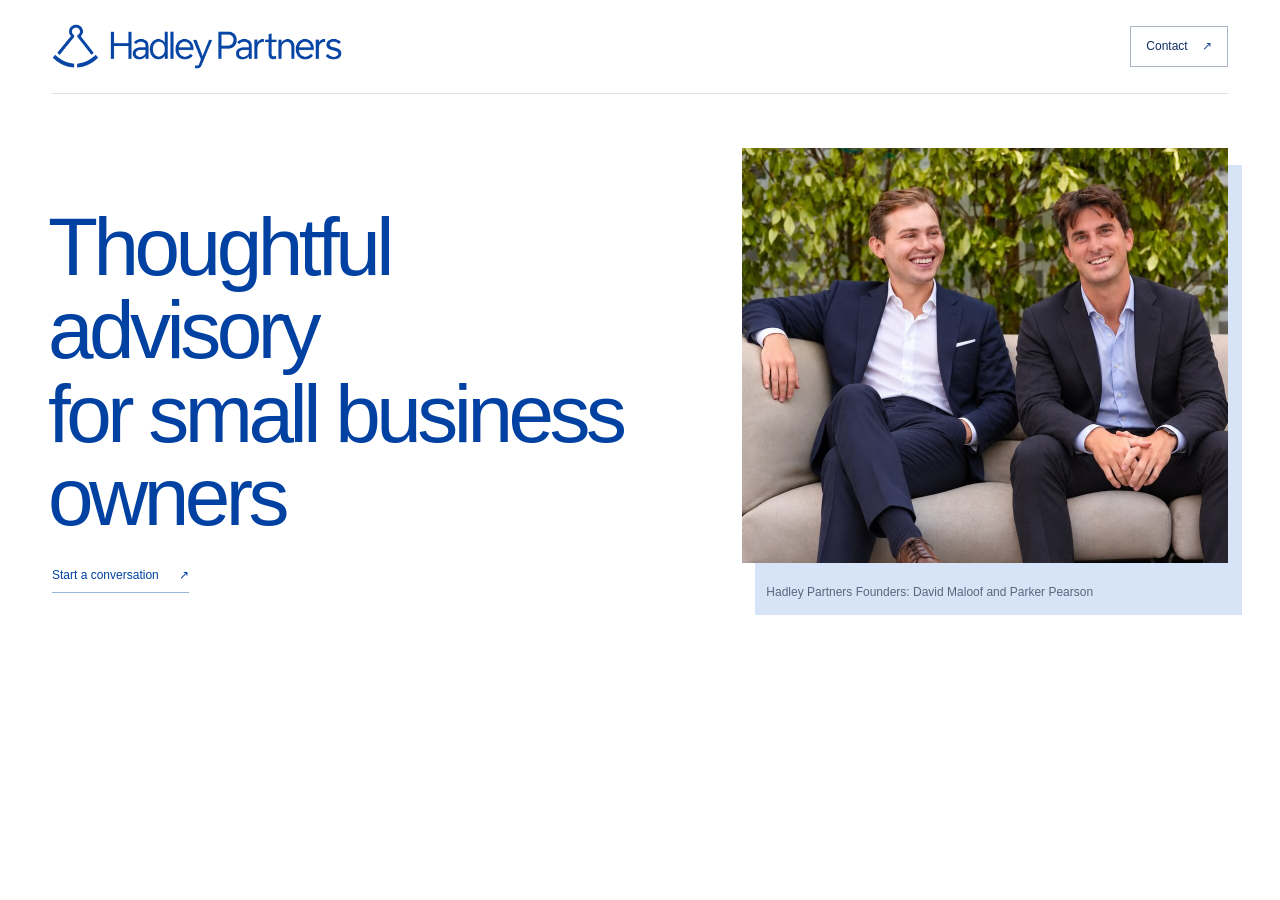
<file: index.html>
<!doctype html>
<html lang="en">
  <head>
    <meta charset="UTF-8" />
    <meta name="viewport" content="width=device-width, initial-scale=1" />
    <script src="onepage.js?v=force-reload-top"></script>
    <title>Hadley Partners — Thoughtful advisory for small business owners</title>
    <meta name="description" content="Thoughtful, independent advisory for small business owners facing important decisions." />
    <meta property="og:title" content="Hadley Partners — Thoughtful advisory for small business owners" />
    <meta property="og:description" content="Thoughtful, independent perspective for the decisions that shape your business." />
    <meta property="og:type" content="website" />
    <meta name="theme-color" content="#FFFFFF" />
    <link rel="icon" type="image/svg+xml" href="favicon.svg" />
    <link rel="stylesheet" href="onepage.css?v=hadley-light" />
    <!-- RB2B visitor identification -->
    <script>!function(key) {if (window.reb2b) return;window.reb2b = {loaded: true};var s = document.createElement("script");s.async = true;s.src = "https://ddwl4m2hdecbv.cloudfront.net/b/" + key + "/" + key + ".js.gz";document.getElementsByTagName("script")[0].parentNode.insertBefore(s, document.getElementsByTagName("script")[0]);}("VN080HZYL06J");</script>
  </head>
  <body>
    <a class="skip-link" href="#main">Skip to content</a>
    <header class="topbar">
      <div class="topbar-inner">
        <a class="wordmark" href="#top" aria-label="Hadley Partners home">
          <img class="brand-logo" src="assets/hadley-partners-logo.png" alt="Hadley Partners" width="1000" height="153" />
        </a>
        <nav class="main-nav" aria-label="Main navigation">
          <a class="nav-contact" href="mailto:info@hadleypartners.org">Contact <span aria-hidden="true">↗</span></a>
        </nav>
      </div>
    </header>

    <main id="main">
      <section class="hero" id="top" aria-labelledby="hero-title">
        <div class="hero-inner">
          <div class="hero-copy">
            <h1 id="hero-title">Thoughtful advisory <span>for small business owners</span></h1>
            <a class="text-link hero-link" href="mailto:info@hadleypartners.org">Start a conversation <span aria-hidden="true">↗</span></a>
          </div>
          <div class="hero-image-frame">
            <div class="image-backplate" aria-hidden="true"></div>
            <figure class="hero-photo">
              <img src="assets/hadley-partners-team.jpg" alt="Hadley Partners co-founders David, on the left, and Parker, on the right, seated together." />
            </figure>
            <p class="founders-caption">Hadley Partners Founders: David Maloof and Parker Pearson</p>
          </div>
        </div>
      </section>

    </main>

  </body>
</html>
</file>
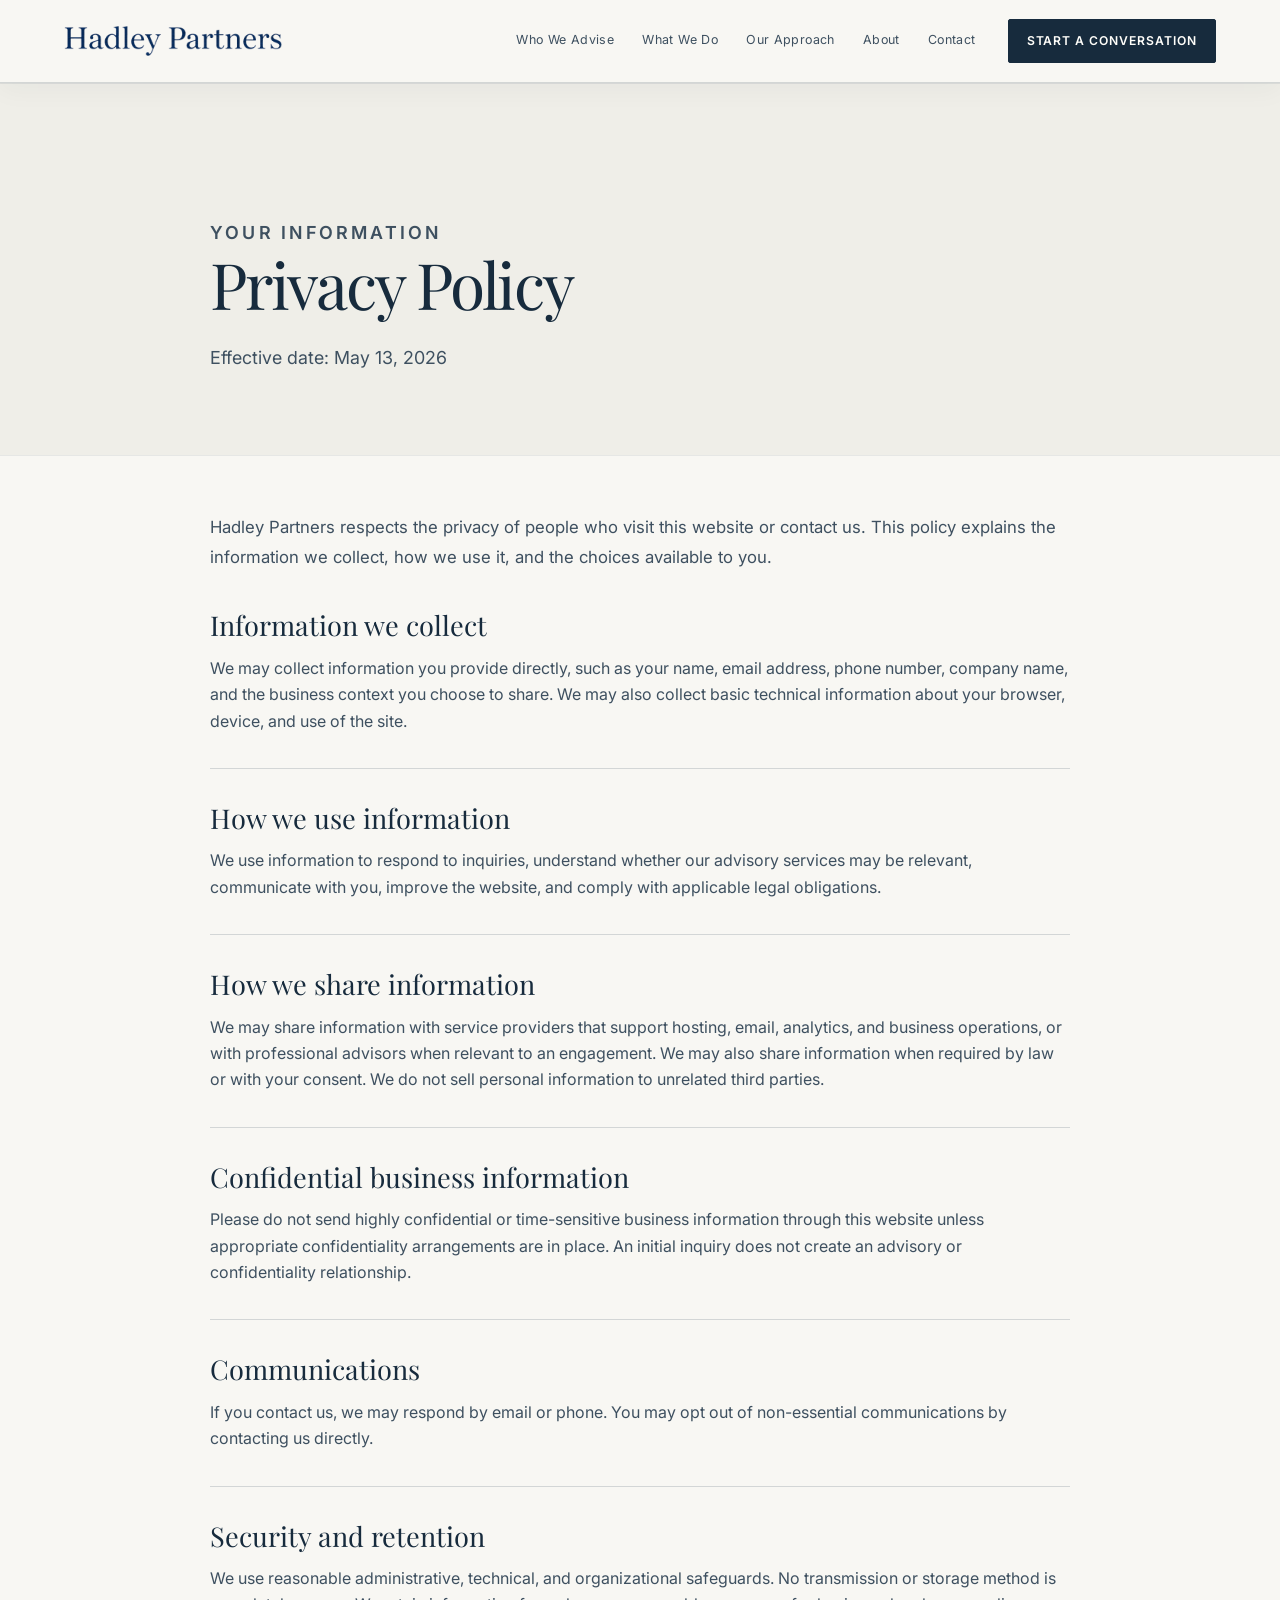
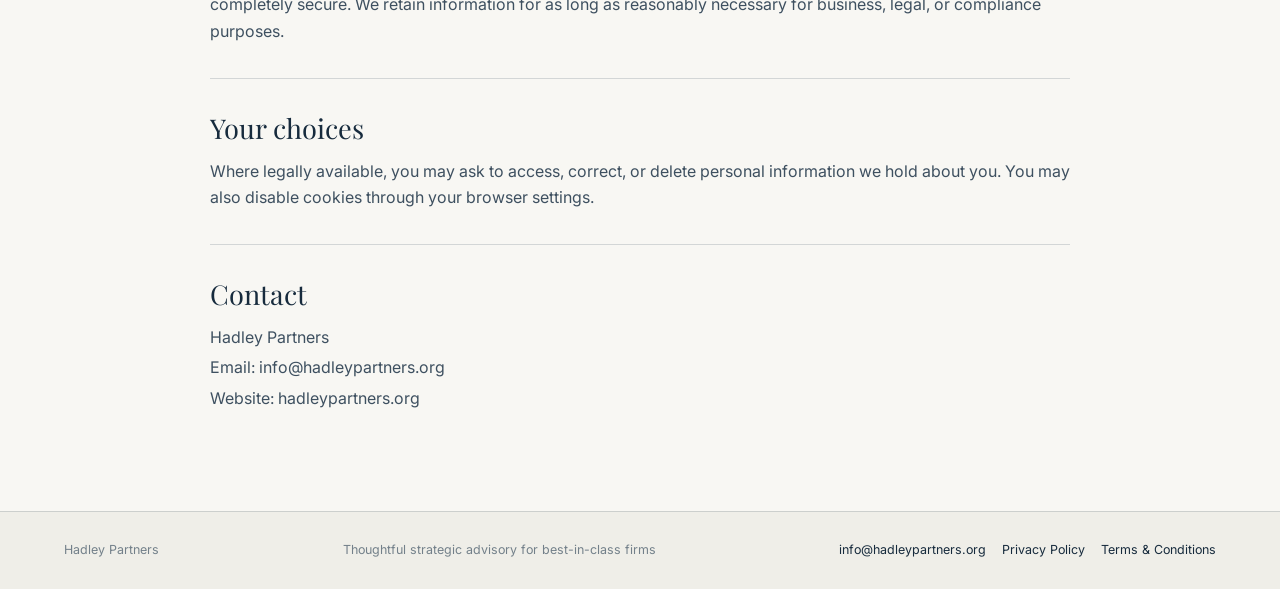
<file: privacy-policy/index.html>
<!doctype html>
<html lang="en">
  <head>
    <meta charset="UTF-8" /><meta name="viewport" content="width=device-width, initial-scale=1.0" />
    <title>Privacy Policy | Hadley Partners</title><meta name="description" content="Hadley Partners privacy policy." />
    <link rel="preconnect" href="https://fonts.googleapis.com" /><link rel="preconnect" href="https://fonts.gstatic.com" crossorigin /><link href="https://fonts.googleapis.com/css2?family=Inter:wght@400;500;600&family=Playfair+Display:ital,wght@0,400;0,500;1,400&display=swap" rel="stylesheet" /><link rel="stylesheet" href="../styles.css" /><link rel="icon" href="../favicon.svg" />
    <!-- RB2B visitor identification -->
    <script>!function(key) {if (window.reb2b) return;window.reb2b = {loaded: true};var s = document.createElement("script");s.async = true;s.src = "https://ddwl4m2hdecbv.cloudfront.net/b/" + key + "/" + key + ".js.gz";document.getElementsByTagName("script")[0].parentNode.insertBefore(s, document.getElementsByTagName("script")[0]);}("VN080HZYL06J");</script>
  </head>
  <body>
    <header class="site-header solid"><div class="container header-inner"><a href="../index.html" class="logo" aria-label="Hadley Partners home"><img src="../hadley-logo-new.png" alt="Hadley Partners" /></a><nav class="nav-links" aria-label="Primary"><a href="../who-we-advise.html">Who We Advise</a><a href="../selected-situations.html">What We Do</a><a href="../our-approach.html">Our Approach</a><a href="../about.html">About</a><a href="../contact.html">Contact</a></nav><div class="header-actions"><a class="btn btn-primary" href="../contact.html">Start a Conversation</a><button class="menu-btn" type="button" aria-label="Toggle Menu" aria-expanded="false">Menu</button></div></div></header>
    <main><section class="page-hero"><div class="container reveal legal-layout"><p class="eyebrow">Your information</p><h1>Privacy Policy</h1><p>Effective date: May 13, 2026</p></div></section><section class="legal-shell"><div class="container legal-layout reveal">
      <p class="legal-intro">Hadley Partners respects the privacy of people who visit this website or contact us. This policy explains the information we collect, how we use it, and the choices available to you.</p>
      <section class="legal-section"><h2>Information we collect</h2><p>We may collect information you provide directly, such as your name, email address, phone number, company name, and the business context you choose to share. We may also collect basic technical information about your browser, device, and use of the site.</p></section>
      <section class="legal-section"><h2>How we use information</h2><p>We use information to respond to inquiries, understand whether our advisory services may be relevant, communicate with you, improve the website, and comply with applicable legal obligations.</p></section>
      <section class="legal-section"><h2>How we share information</h2><p>We may share information with service providers that support hosting, email, analytics, and business operations, or with professional advisors when relevant to an engagement. We may also share information when required by law or with your consent. We do not sell personal information to unrelated third parties.</p></section>
      <section class="legal-section"><h2>Confidential business information</h2><p>Please do not send highly confidential or time-sensitive business information through this website unless appropriate confidentiality arrangements are in place. An initial inquiry does not create an advisory or confidentiality relationship.</p></section>
      <section class="legal-section"><h2>Communications</h2><p>If you contact us, we may respond by email or phone. You may opt out of non-essential communications by contacting us directly.</p></section>
      <section class="legal-section"><h2>Security and retention</h2><p>We use reasonable administrative, technical, and organizational safeguards. No transmission or storage method is completely secure. We retain information for as long as reasonably necessary for business, legal, or compliance purposes.</p></section>
      <section class="legal-section"><h2>Your choices</h2><p>Where legally available, you may ask to access, correct, or delete personal information we hold about you. You may also disable cookies through your browser settings.</p></section>
      <section class="legal-section"><h2>Contact</h2><div class="legal-contact"><p>Hadley Partners</p><p>Email: <a href="mailto:info@hadleypartners.org">info@hadleypartners.org</a></p><p>Website: <a href="https://hadleypartners.org">hadleypartners.org</a></p></div></section>
    </div></section></main>
    <footer class="site-footer"><div class="container footer-inner"><div>Hadley Partners</div><div>Thoughtful strategic advisory for best-in-class firms</div><div class="footer-links"><a href="mailto:info@hadleypartners.org">info@hadleypartners.org</a><a href="../privacy-policy/">Privacy Policy</a><a href="../terms/">Terms &amp; Conditions</a></div></div></footer><script src="../script.js?v=strategic-20260907"></script>
  </body>
</html>
</file>
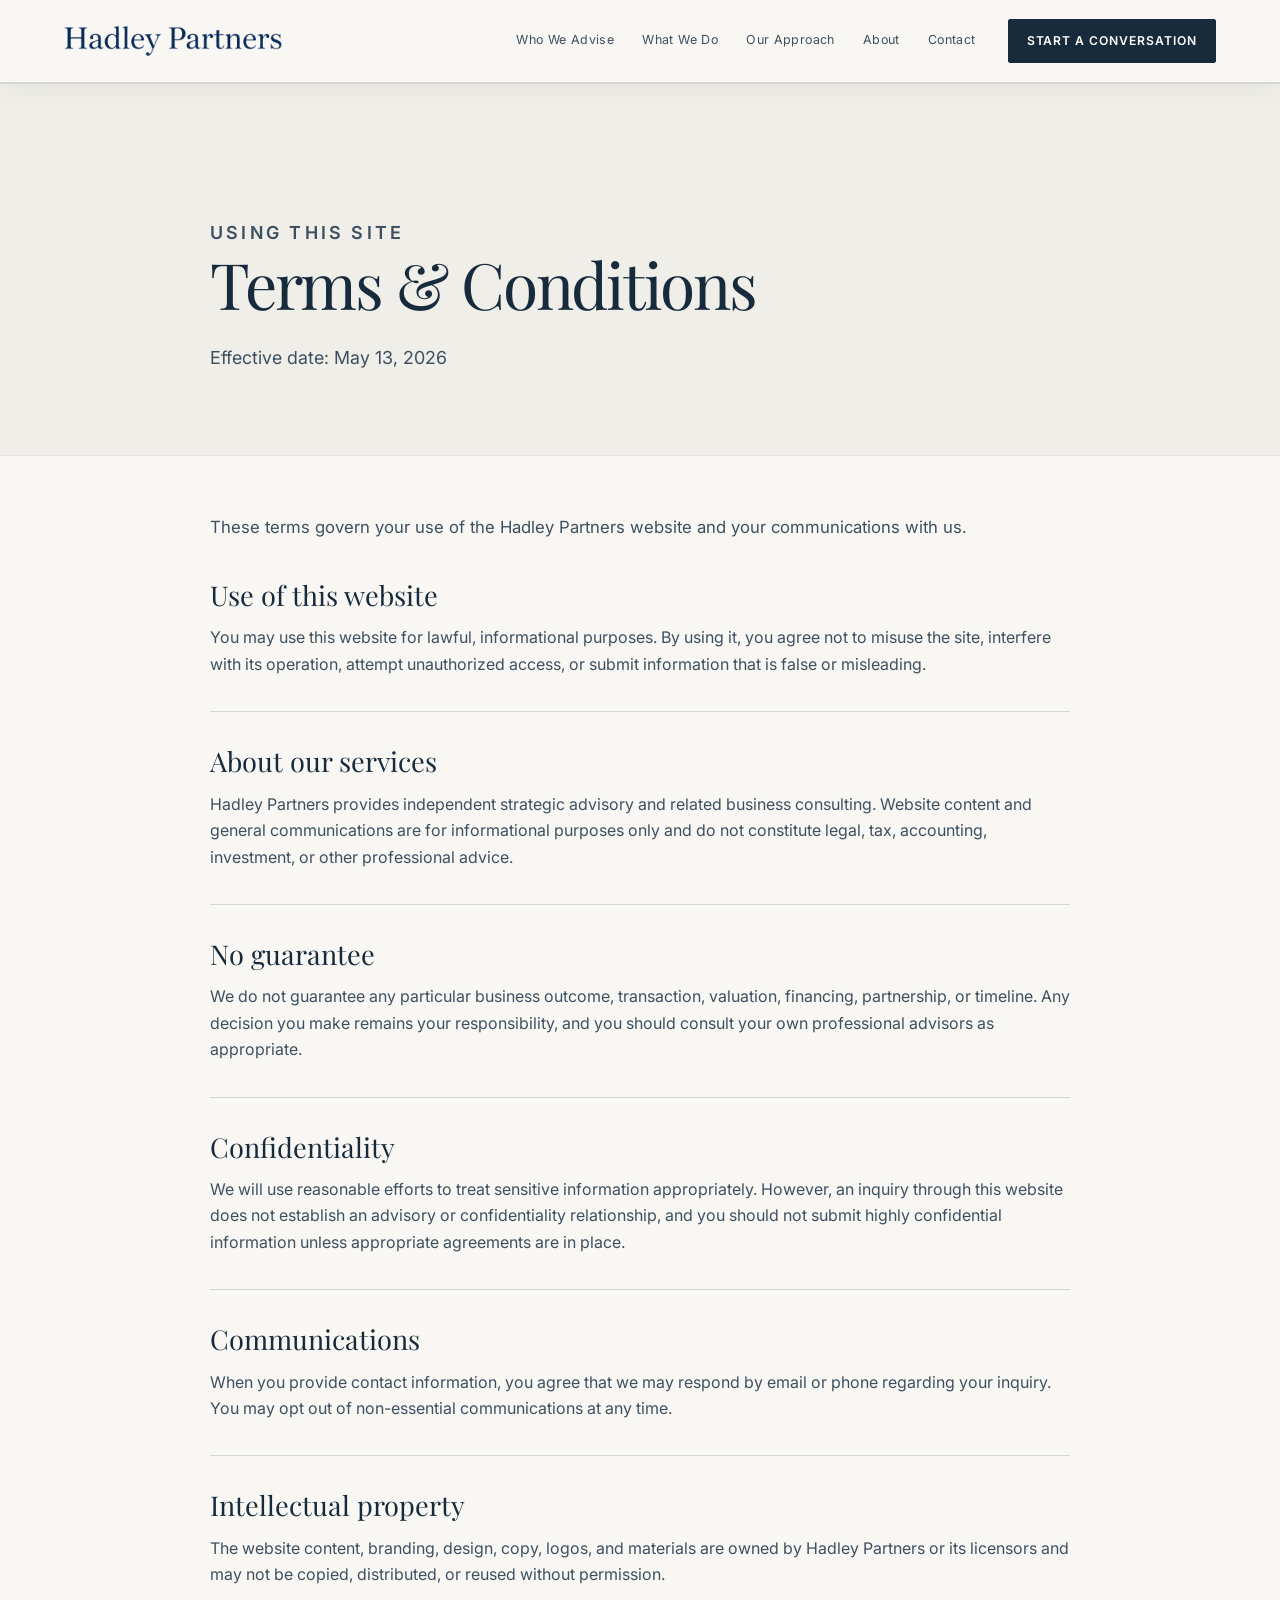
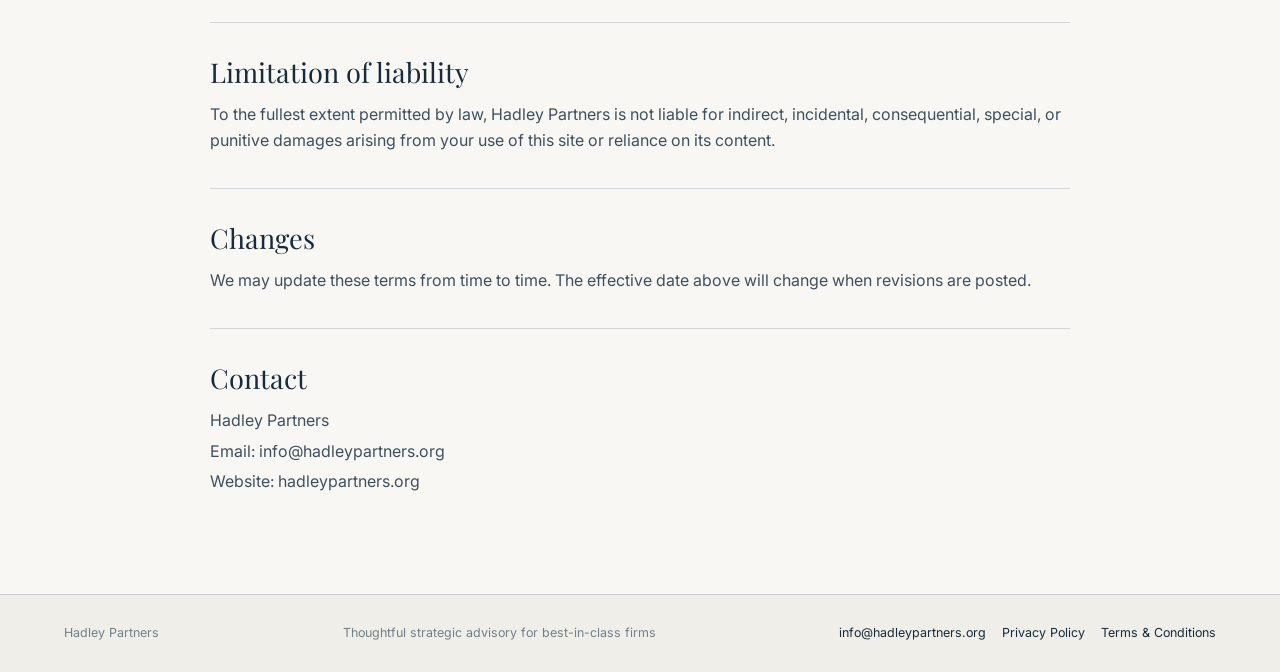
<file: terms/index.html>
<!doctype html>
<html lang="en">
  <head>
    <meta charset="UTF-8" /><meta name="viewport" content="width=device-width, initial-scale=1.0" />
    <title>Terms &amp; Conditions | Hadley Partners</title><meta name="description" content="Hadley Partners terms and conditions." />
    <link rel="preconnect" href="https://fonts.googleapis.com" /><link rel="preconnect" href="https://fonts.gstatic.com" crossorigin /><link href="https://fonts.googleapis.com/css2?family=Inter:wght@400;500;600&family=Playfair+Display:ital,wght@0,400;0,500;1,400&display=swap" rel="stylesheet" /><link rel="stylesheet" href="../styles.css" /><link rel="icon" href="../favicon.svg" />
    <!-- RB2B visitor identification -->
    <script>!function(key) {if (window.reb2b) return;window.reb2b = {loaded: true};var s = document.createElement("script");s.async = true;s.src = "https://ddwl4m2hdecbv.cloudfront.net/b/" + key + "/" + key + ".js.gz";document.getElementsByTagName("script")[0].parentNode.insertBefore(s, document.getElementsByTagName("script")[0]);}("VN080HZYL06J");</script>
  </head>
  <body>
    <header class="site-header solid"><div class="container header-inner"><a href="../index.html" class="logo" aria-label="Hadley Partners home"><img src="../hadley-logo-new.png" alt="Hadley Partners" /></a><nav class="nav-links" aria-label="Primary"><a href="../who-we-advise.html">Who We Advise</a><a href="../selected-situations.html">What We Do</a><a href="../our-approach.html">Our Approach</a><a href="../about.html">About</a><a href="../contact.html">Contact</a></nav><div class="header-actions"><a class="btn btn-primary" href="../contact.html">Start a Conversation</a><button class="menu-btn" type="button" aria-label="Toggle Menu" aria-expanded="false">Menu</button></div></div></header>
    <main><section class="page-hero"><div class="container reveal legal-layout"><p class="eyebrow">Using this site</p><h1>Terms &amp; Conditions</h1><p>Effective date: May 13, 2026</p></div></section><section class="legal-shell"><div class="container legal-layout reveal">
      <p class="legal-intro">These terms govern your use of the Hadley Partners website and your communications with us.</p>
      <section class="legal-section"><h2>Use of this website</h2><p>You may use this website for lawful, informational purposes. By using it, you agree not to misuse the site, interfere with its operation, attempt unauthorized access, or submit information that is false or misleading.</p></section>
      <section class="legal-section"><h2>About our services</h2><p>Hadley Partners provides independent strategic advisory and related business consulting. Website content and general communications are for informational purposes only and do not constitute legal, tax, accounting, investment, or other professional advice.</p></section>
      <section class="legal-section"><h2>No guarantee</h2><p>We do not guarantee any particular business outcome, transaction, valuation, financing, partnership, or timeline. Any decision you make remains your responsibility, and you should consult your own professional advisors as appropriate.</p></section>
      <section class="legal-section"><h2>Confidentiality</h2><p>We will use reasonable efforts to treat sensitive information appropriately. However, an inquiry through this website does not establish an advisory or confidentiality relationship, and you should not submit highly confidential information unless appropriate agreements are in place.</p></section>
      <section class="legal-section"><h2>Communications</h2><p>When you provide contact information, you agree that we may respond by email or phone regarding your inquiry. You may opt out of non-essential communications at any time.</p></section>
      <section class="legal-section"><h2>Intellectual property</h2><p>The website content, branding, design, copy, logos, and materials are owned by Hadley Partners or its licensors and may not be copied, distributed, or reused without permission.</p></section>
      <section class="legal-section"><h2>Limitation of liability</h2><p>To the fullest extent permitted by law, Hadley Partners is not liable for indirect, incidental, consequential, special, or punitive damages arising from your use of this site or reliance on its content.</p></section>
      <section class="legal-section"><h2>Changes</h2><p>We may update these terms from time to time. The effective date above will change when revisions are posted.</p></section>
      <section class="legal-section"><h2>Contact</h2><div class="legal-contact"><p>Hadley Partners</p><p>Email: <a href="mailto:info@hadleypartners.org">info@hadleypartners.org</a></p><p>Website: <a href="https://hadleypartners.org">hadleypartners.org</a></p></div></section>
    </div></section></main>
    <footer class="site-footer"><div class="container footer-inner"><div>Hadley Partners</div><div>Thoughtful strategic advisory for best-in-class firms</div><div class="footer-links"><a href="mailto:info@hadleypartners.org">info@hadleypartners.org</a><a href="../privacy-policy/">Privacy Policy</a><a href="../terms/">Terms &amp; Conditions</a></div></div></footer><script src="../script.js?v=strategic-20260907"></script>
  </body>
</html>
</file>
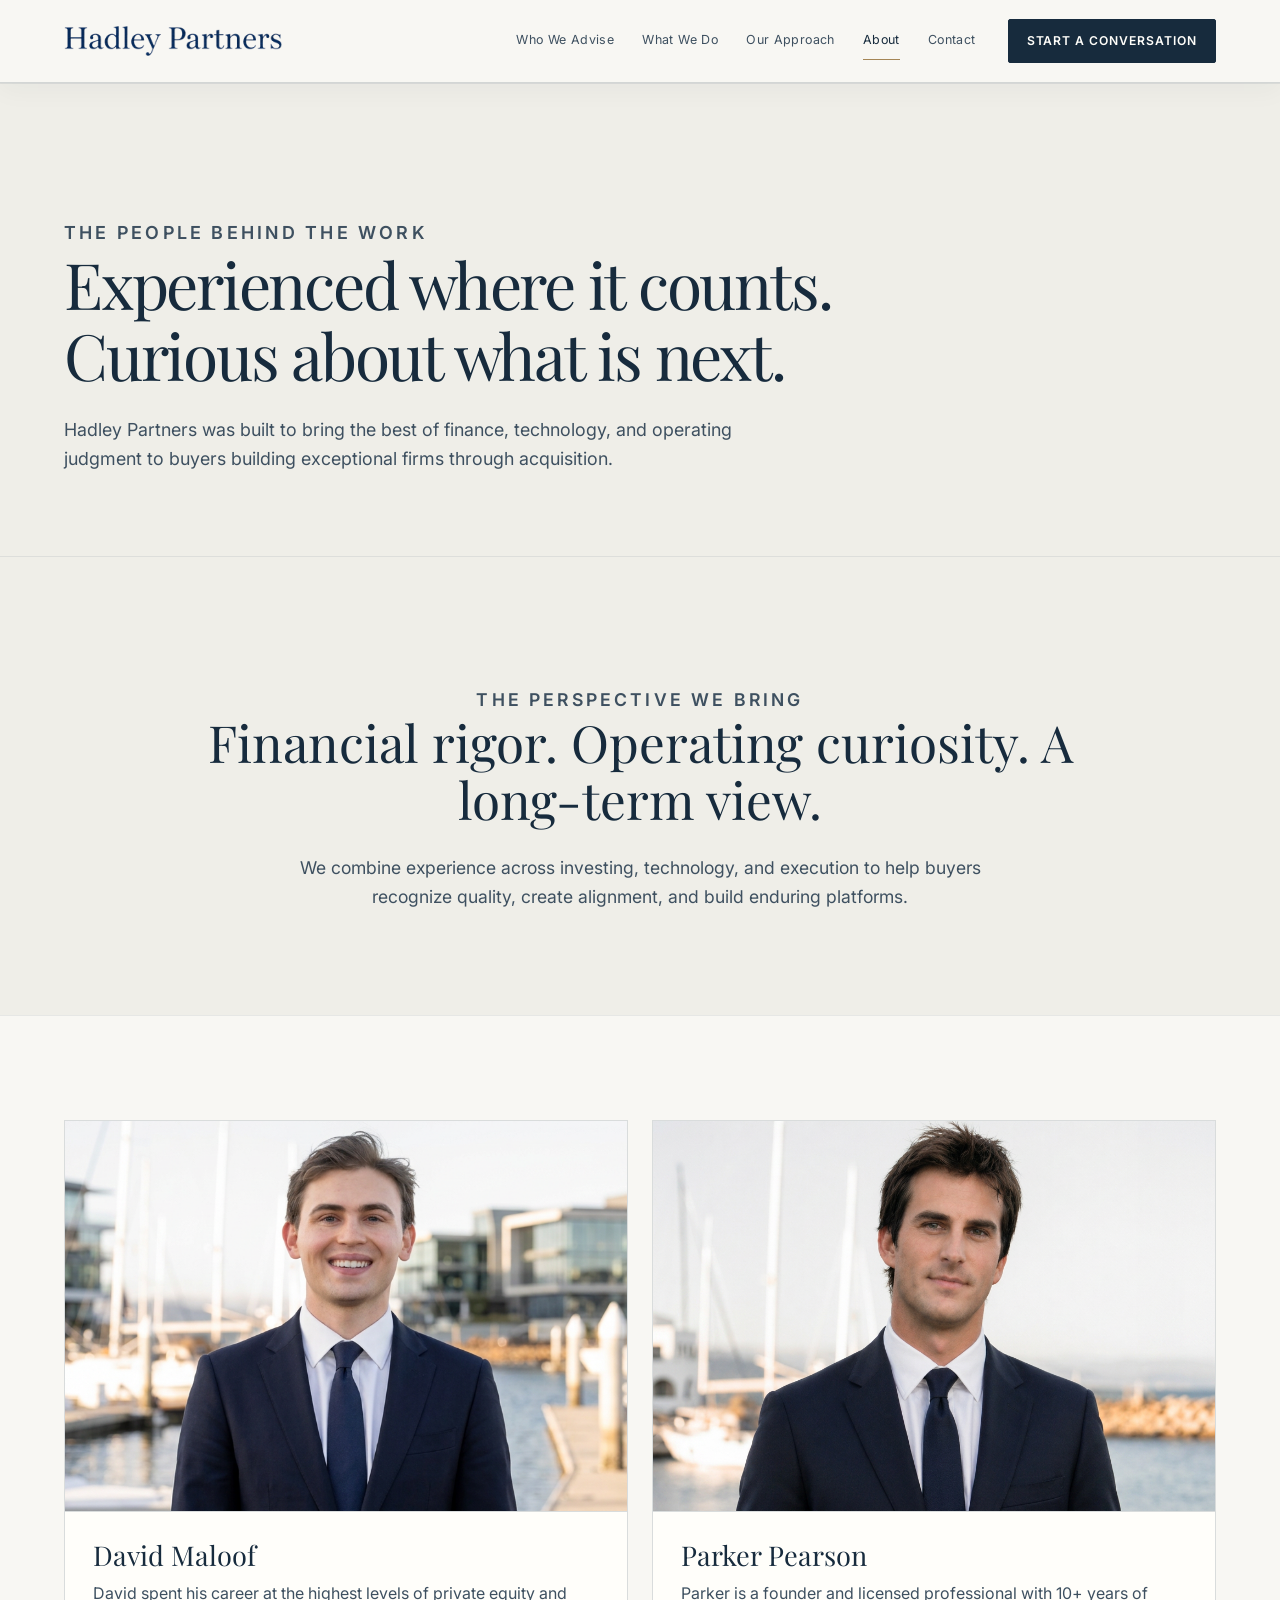
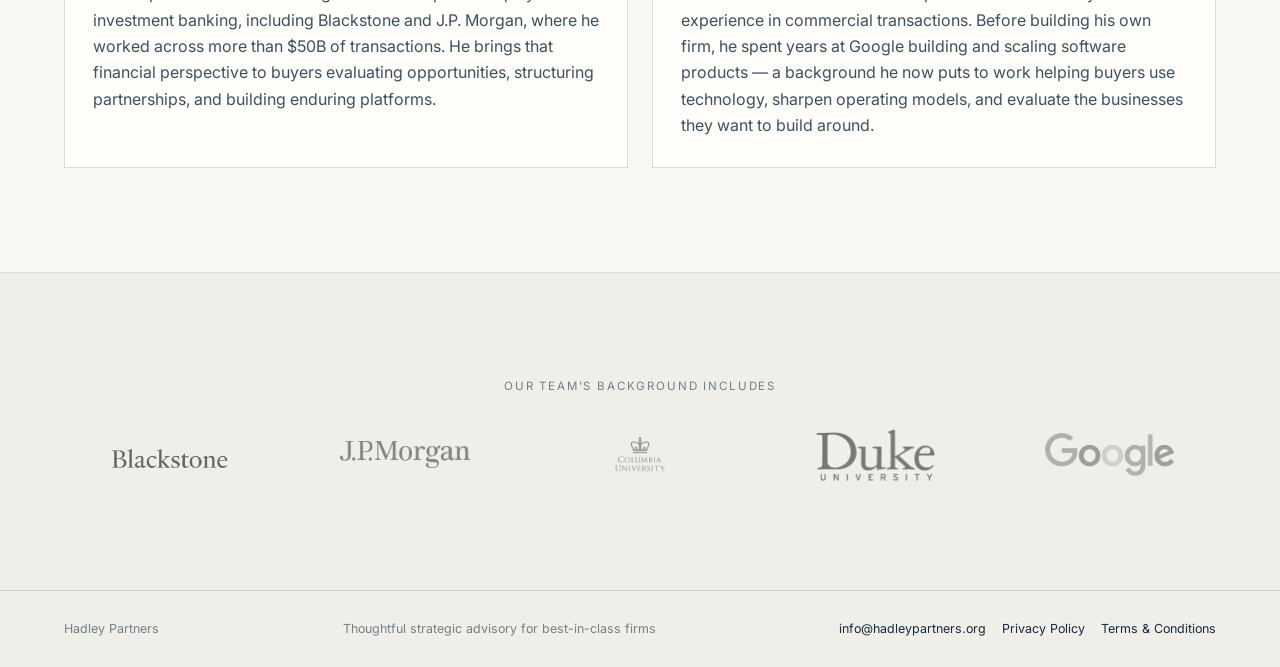
<file: about.html>
<!doctype html>
<html lang="en">
  <head>
    <meta charset="UTF-8" /><meta name="viewport" content="width=device-width, initial-scale=1.0" />
    <title>About | Hadley Partners</title><meta name="description" content="Meet the partners behind Hadley Partners, an independent strategic advisory firm." />
    <link rel="preconnect" href="https://fonts.googleapis.com" /><link rel="preconnect" href="https://fonts.gstatic.com" crossorigin /><link href="https://fonts.googleapis.com/css2?family=Inter:wght@400;500;600&family=Playfair+Display:ital,wght@0,400;0,500;1,400&display=swap" rel="stylesheet" /><link rel="stylesheet" href="styles.css" /><link rel="icon" href="favicon.svg" />
    <!-- RB2B visitor identification -->
    <script>!function(key) {if (window.reb2b) return;window.reb2b = {loaded: true};var s = document.createElement("script");s.async = true;s.src = "https://ddwl4m2hdecbv.cloudfront.net/b/" + key + "/" + key + ".js.gz";document.getElementsByTagName("script")[0].parentNode.insertBefore(s, document.getElementsByTagName("script")[0]);}("VN080HZYL06J");</script>
  </head>
  <body>
    <header class="site-header solid"><div class="container header-inner"><a href="index.html" class="logo" aria-label="Hadley Partners home"><img src="hadley-logo-new.png" alt="Hadley Partners" /></a><nav class="nav-links" aria-label="Primary"><a href="who-we-advise.html">Who We Advise</a><a href="selected-situations.html">What We Do</a><a href="our-approach.html">Our Approach</a><a href="about.html" aria-current="page">About</a><a href="contact.html">Contact</a></nav><div class="header-actions"><a class="btn btn-primary" href="contact.html">Start a Conversation</a><button class="menu-btn" type="button" aria-label="Toggle Menu" aria-expanded="false">Menu</button></div></div></header>
    <main>
      <section class="page-hero"><div class="container reveal"><p class="eyebrow">The people behind the work</p><h1>Experienced where it counts. Curious about what is next.</h1><p>Hadley Partners was built to bring the best of finance, technology, and operating judgment to buyers building exceptional firms through acquisition.</p></div></section>
      <section class="bg-ivory"><div class="container statement reveal"><p class="eyebrow">The perspective we bring</p><h2>Financial rigor. Operating curiosity. A long-term view.</h2><p>We combine experience across investing, technology, and execution to help buyers recognize quality, create alignment, and build enduring platforms.</p></div></section>
      <section id="team"><div class="container profile-grid">
        <article class="profile-card reveal"><div class="profile-photo-wrap"><img class="profile-photo profile-photo-david" src="david-pic-zoomed-out.png" alt="David Maloof" /></div><div class="profile-card-copy"><h3>David Maloof</h3><p>David spent his career at the highest levels of private equity and investment banking, including Blackstone and J.P. Morgan, where he worked across more than $50B of transactions. He brings that financial perspective to buyers evaluating opportunities, structuring partnerships, and building enduring platforms.</p></div></article>
        <article class="profile-card reveal"><div class="profile-photo-wrap"><img class="profile-photo" src="parker-suit-zoomed-out.png" alt="Parker Pearson" /></div><div class="profile-card-copy"><h3>Parker Pearson</h3><p>Parker is a founder and licensed professional with 10+ years of experience in commercial transactions. Before building his own firm, he spent years at Google building and scaling software products — a background he now puts to work helping buyers use technology, sharpen operating models, and evaluate the businesses they want to build around.</p></div></article>
      </div></section>
      <section class="bg-ivory credentials"><div class="container reveal"><p class="credentials-label">Our team's background includes</p><div class="credential-row"><div><img src="logo-blackstone-clean.png" alt="Blackstone" /></div><div><img src="logo-jpmorgan-clean.png" alt="J.P. Morgan" /></div><div><img src="logo-columbia-clean.png" alt="Columbia University" /></div><div><img src="logo-duke-clean.png" alt="Duke University" /></div><div><img src="logo-google-clean.png" alt="Google" /></div></div></div></section>
    </main>
    <footer class="site-footer"><div class="container footer-inner"><div>Hadley Partners</div><div>Thoughtful strategic advisory for best-in-class firms</div><div class="footer-links"><a href="mailto:info@hadleypartners.org">info@hadleypartners.org</a><a href="privacy-policy/">Privacy Policy</a><a href="terms/">Terms &amp; Conditions</a></div></div></footer><script src="script.js?v=strategic-20260907"></script>
  </body>
</html>
</file>
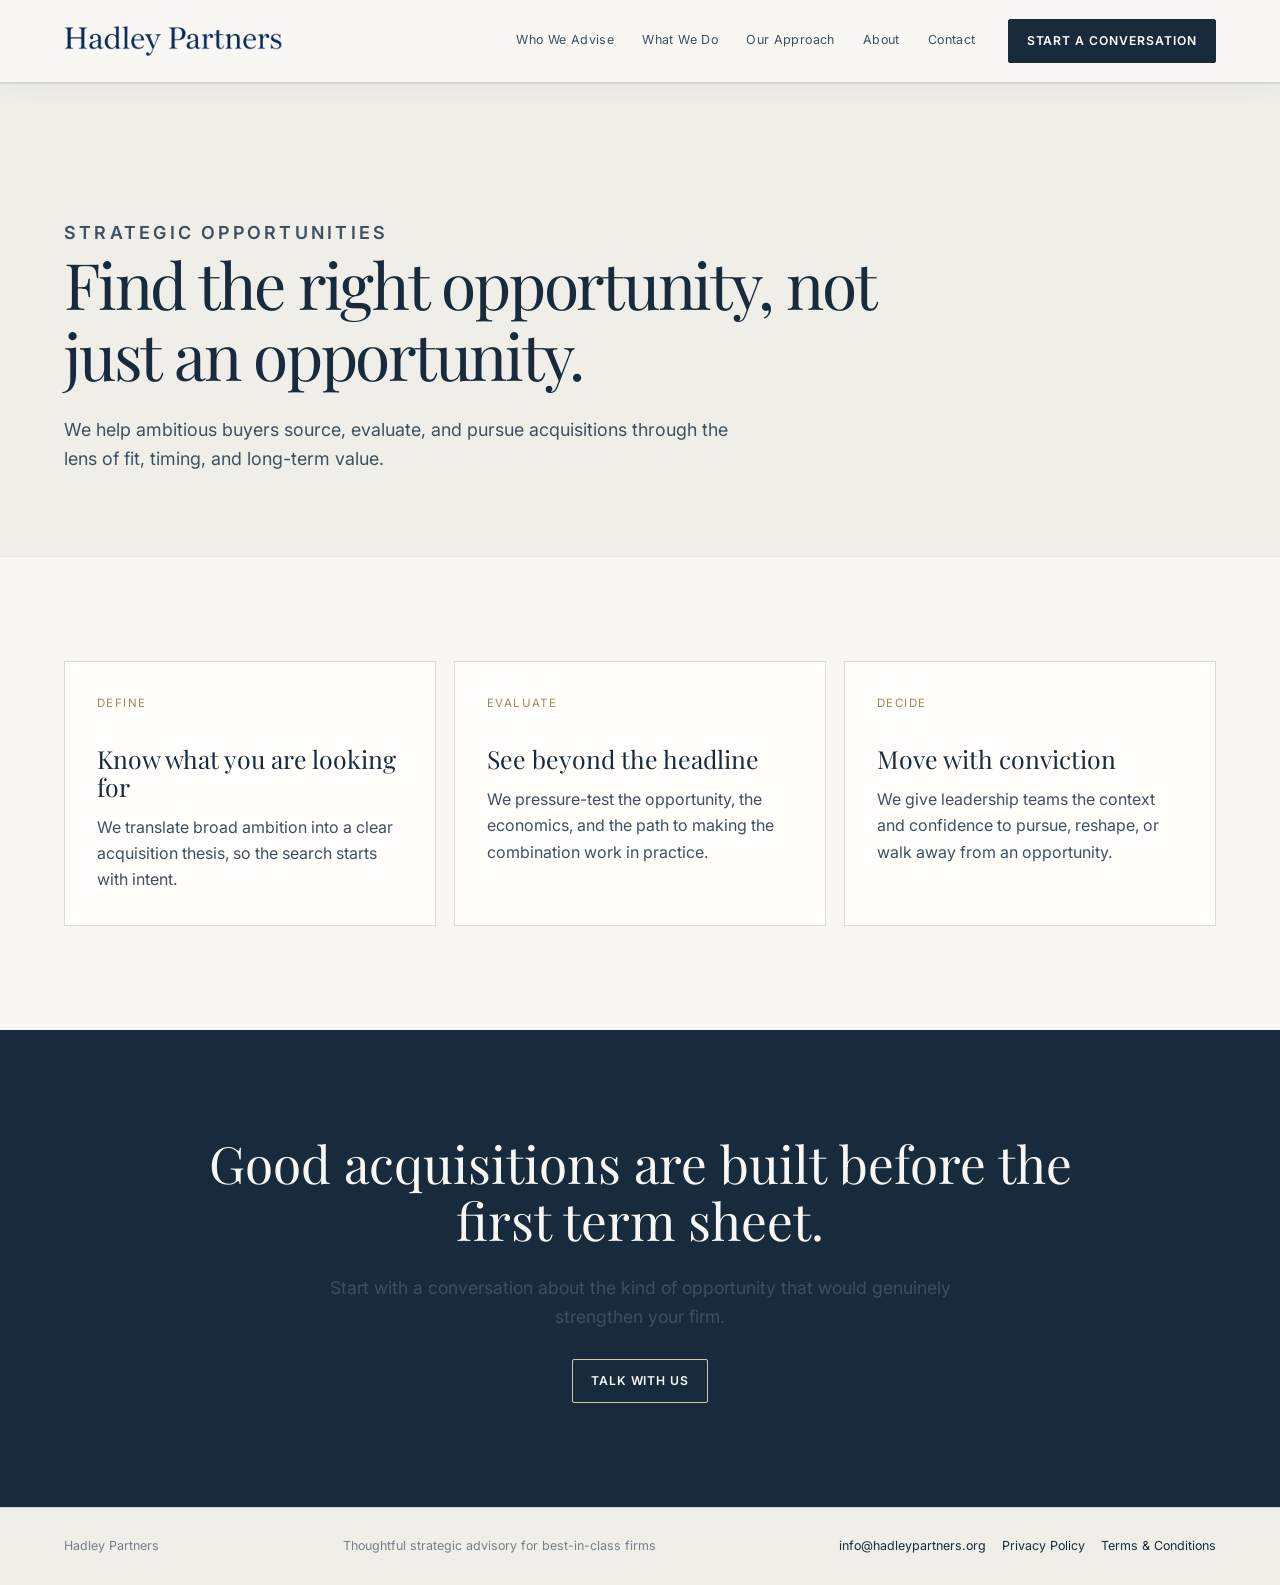
<file: agency-search.html>
<!doctype html>
<html lang="en">
  <head>
    <meta charset="UTF-8" /><meta name="viewport" content="width=device-width, initial-scale=1.0" />
    <title>Strategic Opportunities | Hadley Partners</title><meta name="description" content="How Hadley Partners helps leaders evaluate partnerships, acquisitions, and strategic opportunities." />
    <link rel="preconnect" href="https://fonts.googleapis.com" /><link rel="preconnect" href="https://fonts.gstatic.com" crossorigin /><link href="https://fonts.googleapis.com/css2?family=Inter:wght@400;500;600&family=Playfair+Display:ital,wght@0,400;0,500;1,400&display=swap" rel="stylesheet" /><link rel="stylesheet" href="styles.css" /><link rel="icon" href="favicon.svg" />
    <!-- RB2B visitor identification -->
    <script>!function(key) {if (window.reb2b) return;window.reb2b = {loaded: true};var s = document.createElement("script");s.async = true;s.src = "https://ddwl4m2hdecbv.cloudfront.net/b/" + key + "/" + key + ".js.gz";document.getElementsByTagName("script")[0].parentNode.insertBefore(s, document.getElementsByTagName("script")[0]);}("VN080HZYL06J");</script>
  </head>
  <body>
    <header class="site-header solid"><div class="container header-inner"><a href="index.html" class="logo" aria-label="Hadley Partners home"><img src="hadley-logo-new.png" alt="Hadley Partners" /></a><nav class="nav-links" aria-label="Primary"><a href="who-we-advise.html">Who We Advise</a><a href="selected-situations.html">What We Do</a><a href="our-approach.html">Our Approach</a><a href="about.html">About</a><a href="contact.html">Contact</a></nav><div class="header-actions"><a class="btn btn-primary" href="contact.html">Start a Conversation</a><button class="menu-btn" type="button" aria-label="Toggle Menu" aria-expanded="false">Menu</button></div></div></header>
    <main><section class="page-hero"><div class="container reveal"><p class="eyebrow">Strategic opportunities</p><h1>Find the right opportunity, not just an opportunity.</h1><p>We help ambitious buyers source, evaluate, and pursue acquisitions through the lens of fit, timing, and long-term value.</p></div></section><section><div class="container card-grid"><article class="card reveal"><span class="card-label">Define</span><h3>Know what you are looking for</h3><p>We translate broad ambition into a clear acquisition thesis, so the search starts with intent.</p></article><article class="card reveal"><span class="card-label">Evaluate</span><h3>See beyond the headline</h3><p>We pressure-test the opportunity, the economics, and the path to making the combination work in practice.</p></article><article class="card reveal"><span class="card-label">Decide</span><h3>Move with conviction</h3><p>We give leadership teams the context and confidence to pursue, reshape, or walk away from an opportunity.</p></article></div></section><section class="bg-navy"><div class="container statement reveal"><h2>Good acquisitions are built before the first term sheet.</h2><p>Start with a conversation about the kind of opportunity that would genuinely strengthen your firm.</p><div class="hero-actions" style="justify-content:center"><a class="btn btn-secondary" href="contact.html" style="border-color:#d6c6a8;color:#f8f7f3">Talk With Us</a></div></div></section></main>
    <footer class="site-footer"><div class="container footer-inner"><div>Hadley Partners</div><div>Thoughtful strategic advisory for best-in-class firms</div><div class="footer-links"><a href="mailto:info@hadleypartners.org">info@hadleypartners.org</a><a href="privacy-policy/">Privacy Policy</a><a href="terms/">Terms &amp; Conditions</a></div></div></footer><script src="script.js?v=strategic-20260907"></script>
  </body>
</html>
</file>
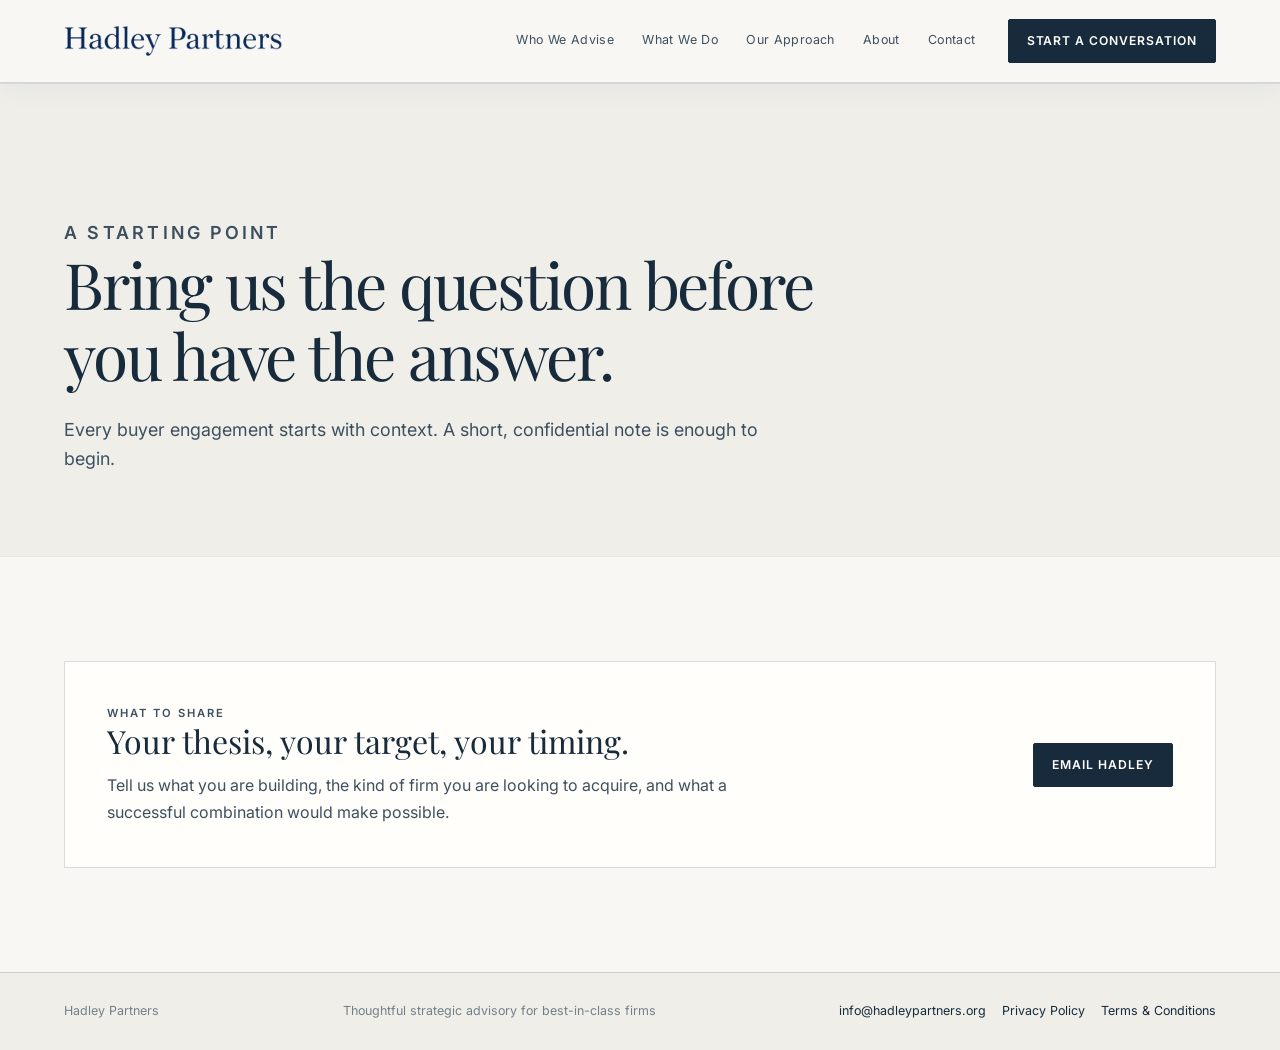
<file: buyer-intake.html>
<!doctype html>
<html lang="en">
  <head>
    <meta charset="UTF-8" /><meta name="viewport" content="width=device-width, initial-scale=1.0" />
    <title>Strategic Conversation | Hadley Partners</title><meta name="description" content="Share the strategic question your firm is considering with Hadley Partners." />
    <link rel="preconnect" href="https://fonts.googleapis.com" /><link rel="preconnect" href="https://fonts.gstatic.com" crossorigin /><link href="https://fonts.googleapis.com/css2?family=Inter:wght@400;500;600&family=Playfair+Display:ital,wght@0,400;0,500;1,400&display=swap" rel="stylesheet" /><link rel="stylesheet" href="styles.css" /><link rel="icon" href="favicon.svg" />
    <!-- RB2B visitor identification -->
    <script>!function(key) {if (window.reb2b) return;window.reb2b = {loaded: true};var s = document.createElement("script");s.async = true;s.src = "https://ddwl4m2hdecbv.cloudfront.net/b/" + key + "/" + key + ".js.gz";document.getElementsByTagName("script")[0].parentNode.insertBefore(s, document.getElementsByTagName("script")[0]);}("VN080HZYL06J");</script>
  </head>
  <body>
    <header class="site-header solid"><div class="container header-inner"><a href="index.html" class="logo" aria-label="Hadley Partners home"><img src="hadley-logo-new.png" alt="Hadley Partners" /></a><nav class="nav-links" aria-label="Primary"><a href="who-we-advise.html">Who We Advise</a><a href="selected-situations.html">What We Do</a><a href="our-approach.html">Our Approach</a><a href="about.html">About</a><a href="contact.html">Contact</a></nav><div class="header-actions"><a class="btn btn-primary" href="contact.html">Start a Conversation</a><button class="menu-btn" type="button" aria-label="Toggle Menu" aria-expanded="false">Menu</button></div></div></header>
    <main><section class="page-hero"><div class="container reveal"><p class="eyebrow">A starting point</p><h1>Bring us the question before you have the answer.</h1><p>Every buyer engagement starts with context. A short, confidential note is enough to begin.</p></div></section><section><div class="container reveal"><div class="brief-panel"><div><p class="eyebrow">What to share</p><h2>Your thesis, your target, your timing.</h2><p>Tell us what you are building, the kind of firm you are looking to acquire, and what a successful combination would make possible.</p></div><a class="btn btn-primary" href="mailto:info@hadleypartners.org?subject=Acquisition%20strategy">Email Hadley</a></div></div></section></main>
    <footer class="site-footer"><div class="container footer-inner"><div>Hadley Partners</div><div>Thoughtful strategic advisory for best-in-class firms</div><div class="footer-links"><a href="mailto:info@hadleypartners.org">info@hadleypartners.org</a><a href="privacy-policy/">Privacy Policy</a><a href="terms/">Terms &amp; Conditions</a></div></div></footer><script src="script.js?v=strategic-20260907"></script>
  </body>
</html>
</file>
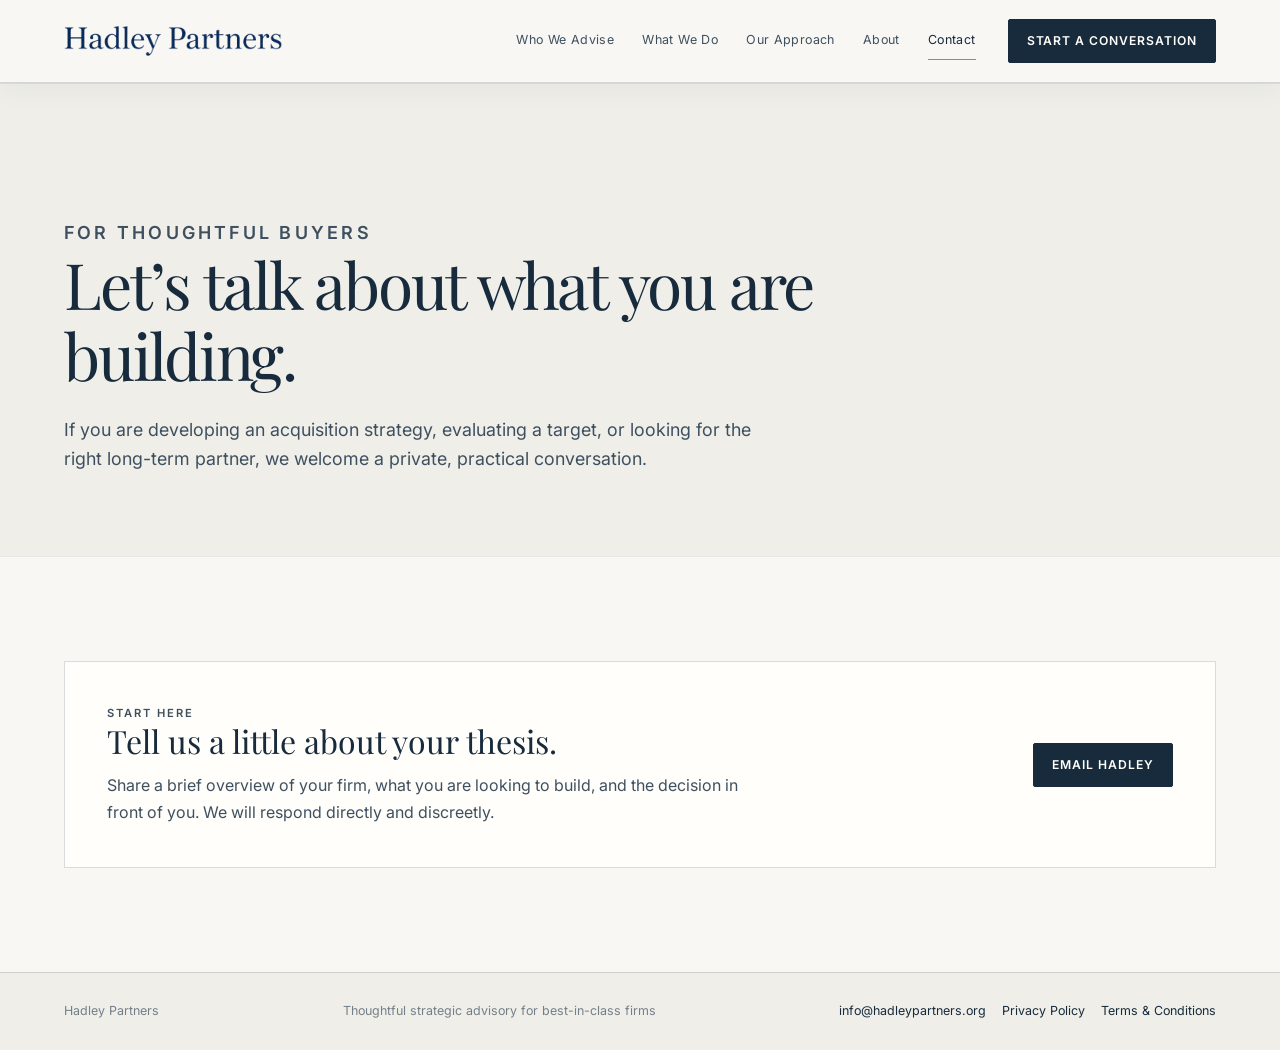
<file: contact.html>
<!doctype html>
<html lang="en">
  <head>
    <meta charset="UTF-8" /><meta name="viewport" content="width=device-width, initial-scale=1.0" />
    <title>Contact | Hadley Partners</title><meta name="description" content="Start a confidential conversation with Hadley Partners." />
    <link rel="preconnect" href="https://fonts.googleapis.com" /><link rel="preconnect" href="https://fonts.gstatic.com" crossorigin /><link href="https://fonts.googleapis.com/css2?family=Inter:wght@400;500;600&family=Playfair+Display:ital,wght@0,400;0,500;1,400&display=swap" rel="stylesheet" /><link rel="stylesheet" href="styles.css" /><link rel="icon" href="favicon.svg" />
    <!-- RB2B visitor identification -->
    <script>!function(key) {if (window.reb2b) return;window.reb2b = {loaded: true};var s = document.createElement("script");s.async = true;s.src = "https://ddwl4m2hdecbv.cloudfront.net/b/" + key + "/" + key + ".js.gz";document.getElementsByTagName("script")[0].parentNode.insertBefore(s, document.getElementsByTagName("script")[0]);}("VN080HZYL06J");</script>
  </head>
  <body>
    <header class="site-header solid"><div class="container header-inner"><a href="index.html" class="logo" aria-label="Hadley Partners home"><img src="hadley-logo-new.png" alt="Hadley Partners" /></a><nav class="nav-links" aria-label="Primary"><a href="who-we-advise.html">Who We Advise</a><a href="selected-situations.html">What We Do</a><a href="our-approach.html">Our Approach</a><a href="about.html">About</a><a href="contact.html" aria-current="page">Contact</a></nav><div class="header-actions"><a class="btn btn-primary" href="contact.html">Start a Conversation</a><button class="menu-btn" type="button" aria-label="Toggle Menu" aria-expanded="false">Menu</button></div></div></header>
    <main>
      <section class="page-hero"><div class="container reveal"><p class="eyebrow">For thoughtful buyers</p><h1>Let’s talk about what you are building.</h1><p>If you are developing an acquisition strategy, evaluating a target, or looking for the right long-term partner, we welcome a private, practical conversation.</p></div></section>
      <section><div class="container reveal"><div class="brief-panel"><div><p class="eyebrow">Start here</p><h2>Tell us a little about your thesis.</h2><p>Share a brief overview of your firm, what you are looking to build, and the decision in front of you. We will respond directly and discreetly.</p></div><a class="btn btn-primary" href="mailto:info@hadleypartners.org?subject=Acquisition%20strategy%20conversation">Email Hadley</a></div></div></section>
    </main>
    <footer class="site-footer"><div class="container footer-inner"><div>Hadley Partners</div><div>Thoughtful strategic advisory for best-in-class firms</div><div class="footer-links"><a href="mailto:info@hadleypartners.org">info@hadleypartners.org</a><a href="privacy-policy/">Privacy Policy</a><a href="terms/">Terms &amp; Conditions</a></div></div></footer><script src="script.js?v=strategic-20260907"></script>
  </body>
</html>
</file>
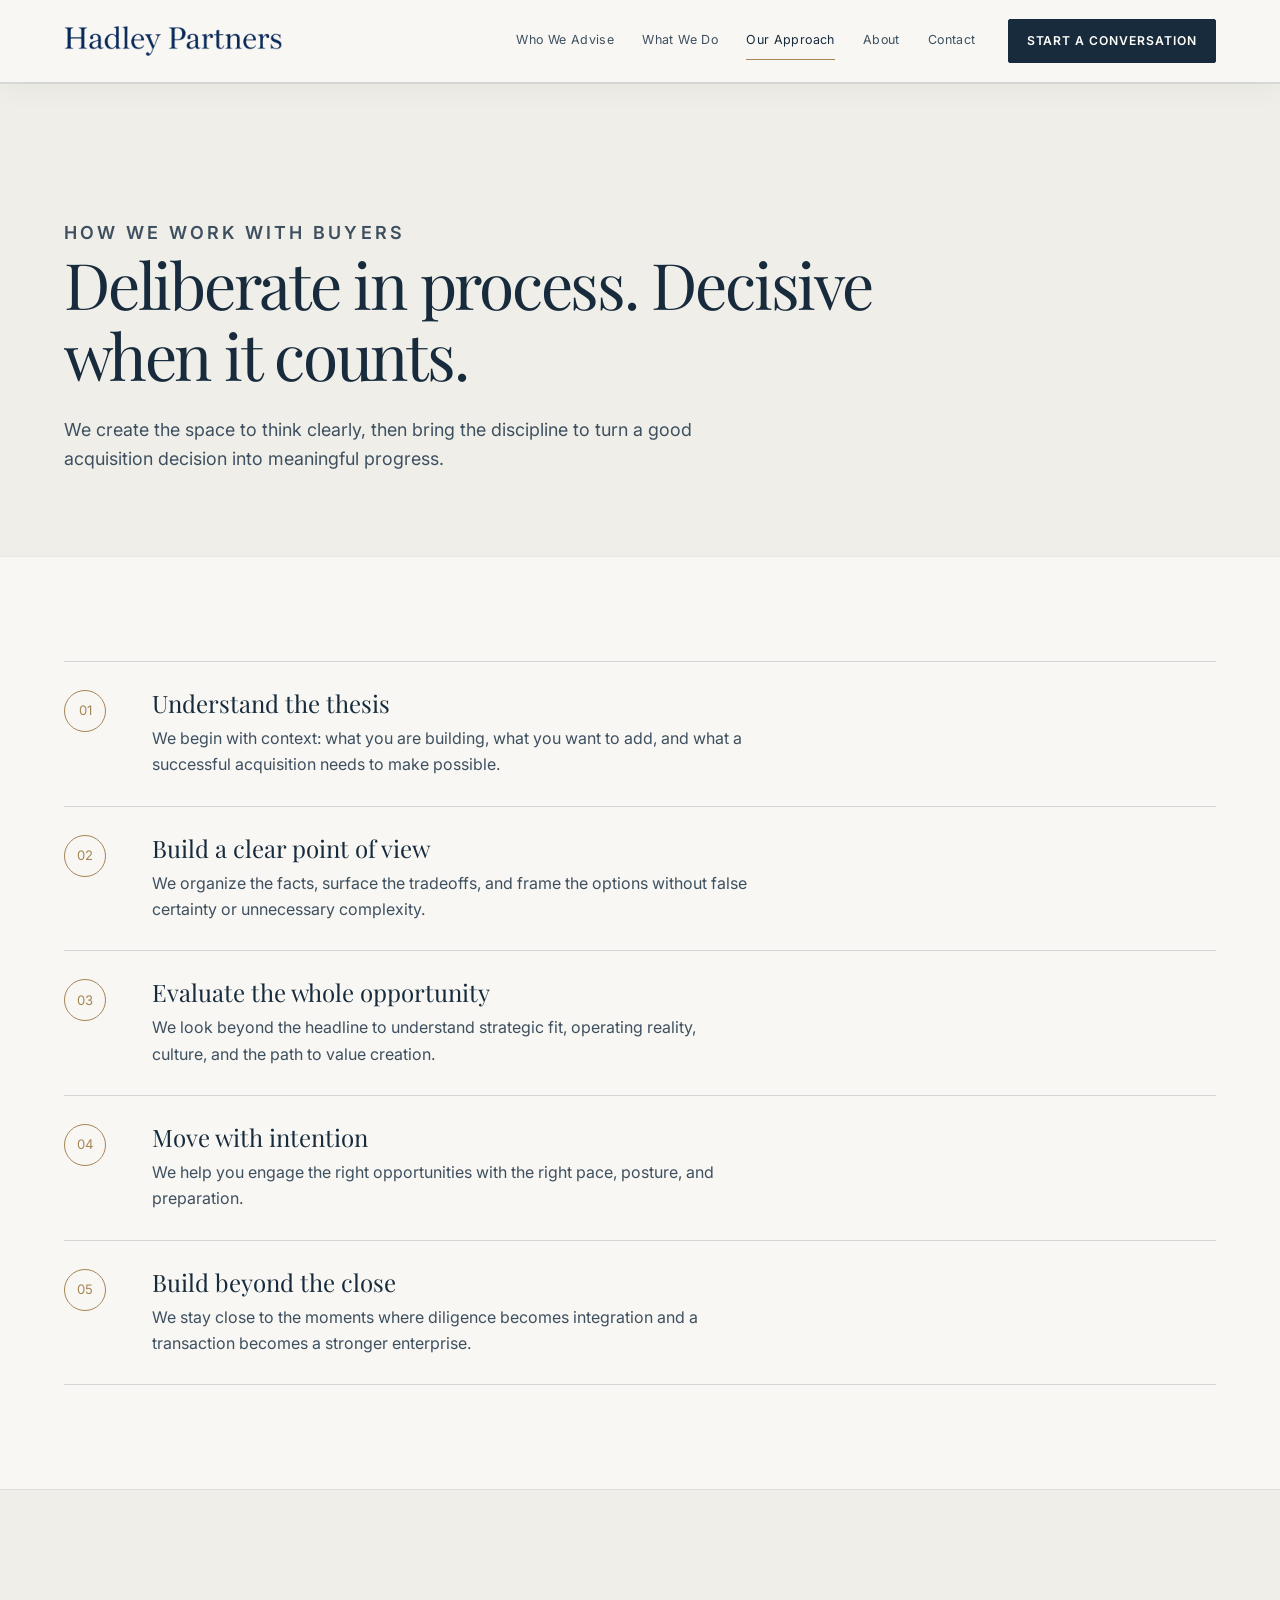
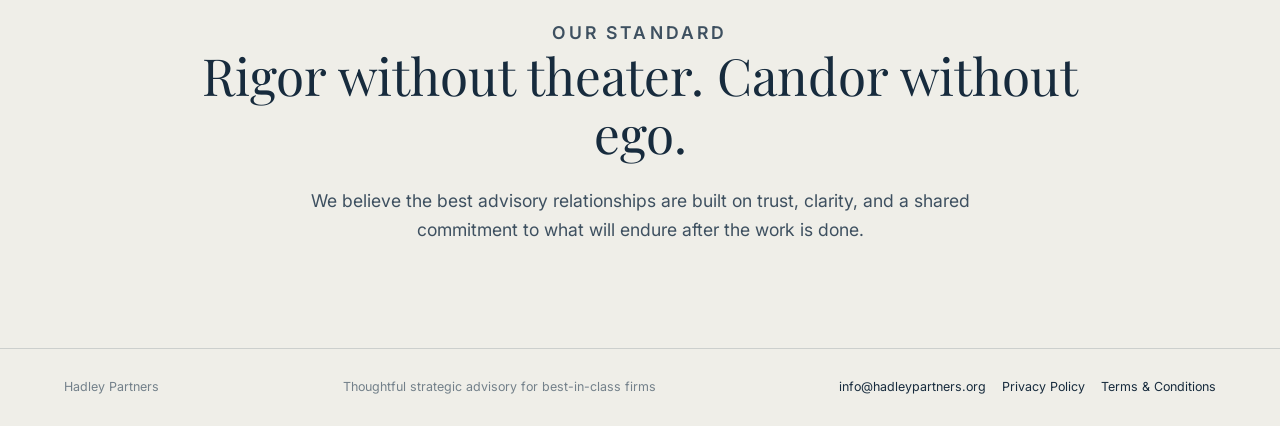
<file: our-approach.html>
<!doctype html>
<html lang="en">
  <head>
    <meta charset="UTF-8" /><meta name="viewport" content="width=device-width, initial-scale=1.0" />
    <title>Our Approach | Hadley Partners</title><meta name="description" content="A deliberate, independent approach to strategic advisory and consequential business decisions." />
    <link rel="preconnect" href="https://fonts.googleapis.com" /><link rel="preconnect" href="https://fonts.gstatic.com" crossorigin /><link href="https://fonts.googleapis.com/css2?family=Inter:wght@400;500;600&family=Playfair+Display:ital,wght@0,400;0,500;1,400&display=swap" rel="stylesheet" /><link rel="stylesheet" href="styles.css" /><link rel="icon" href="favicon.svg" />
    <!-- RB2B visitor identification -->
    <script>!function(key) {if (window.reb2b) return;window.reb2b = {loaded: true};var s = document.createElement("script");s.async = true;s.src = "https://ddwl4m2hdecbv.cloudfront.net/b/" + key + "/" + key + ".js.gz";document.getElementsByTagName("script")[0].parentNode.insertBefore(s, document.getElementsByTagName("script")[0]);}("VN080HZYL06J");</script>
  </head>
  <body>
    <header class="site-header solid"><div class="container header-inner"><a href="index.html" class="logo" aria-label="Hadley Partners home"><img src="hadley-logo-new.png" alt="Hadley Partners" /></a><nav class="nav-links" aria-label="Primary"><a href="who-we-advise.html">Who We Advise</a><a href="selected-situations.html">What We Do</a><a href="our-approach.html" aria-current="page">Our Approach</a><a href="about.html">About</a><a href="contact.html">Contact</a></nav><div class="header-actions"><a class="btn btn-primary" href="contact.html">Start a Conversation</a><button class="menu-btn" type="button" aria-label="Toggle Menu" aria-expanded="false">Menu</button></div></div></header>
    <main>
      <section class="page-hero"><div class="container reveal"><p class="eyebrow">How we work with buyers</p><h1>Deliberate in process. Decisive when it counts.</h1><p>We create the space to think clearly, then bring the discipline to turn a good acquisition decision into meaningful progress.</p></div></section>
      <section><div class="container process">
        <article class="process-item reveal"><span class="step-num">01</span><div><h3>Understand the thesis</h3><p>We begin with context: what you are building, what you want to add, and what a successful acquisition needs to make possible.</p></div></article>
        <article class="process-item reveal"><span class="step-num">02</span><div><h3>Build a clear point of view</h3><p>We organize the facts, surface the tradeoffs, and frame the options without false certainty or unnecessary complexity.</p></div></article>
        <article class="process-item reveal"><span class="step-num">03</span><div><h3>Evaluate the whole opportunity</h3><p>We look beyond the headline to understand strategic fit, operating reality, culture, and the path to value creation.</p></div></article>
        <article class="process-item reveal"><span class="step-num">04</span><div><h3>Move with intention</h3><p>We help you engage the right opportunities with the right pace, posture, and preparation.</p></div></article>
        <article class="process-item reveal"><span class="step-num">05</span><div><h3>Build beyond the close</h3><p>We stay close to the moments where diligence becomes integration and a transaction becomes a stronger enterprise.</p></div></article>
      </div></section>
      <section class="bg-ivory"><div class="container statement reveal"><p class="eyebrow">Our standard</p><h2>Rigor without theater. Candor without ego.</h2><p>We believe the best advisory relationships are built on trust, clarity, and a shared commitment to what will endure after the work is done.</p></div></section>
    </main>
    <footer class="site-footer"><div class="container footer-inner"><div>Hadley Partners</div><div>Thoughtful strategic advisory for best-in-class firms</div><div class="footer-links"><a href="mailto:info@hadleypartners.org">info@hadleypartners.org</a><a href="privacy-policy/">Privacy Policy</a><a href="terms/">Terms &amp; Conditions</a></div></div></footer><script src="script.js?v=strategic-20260907"></script>
  </body>
</html>
</file>
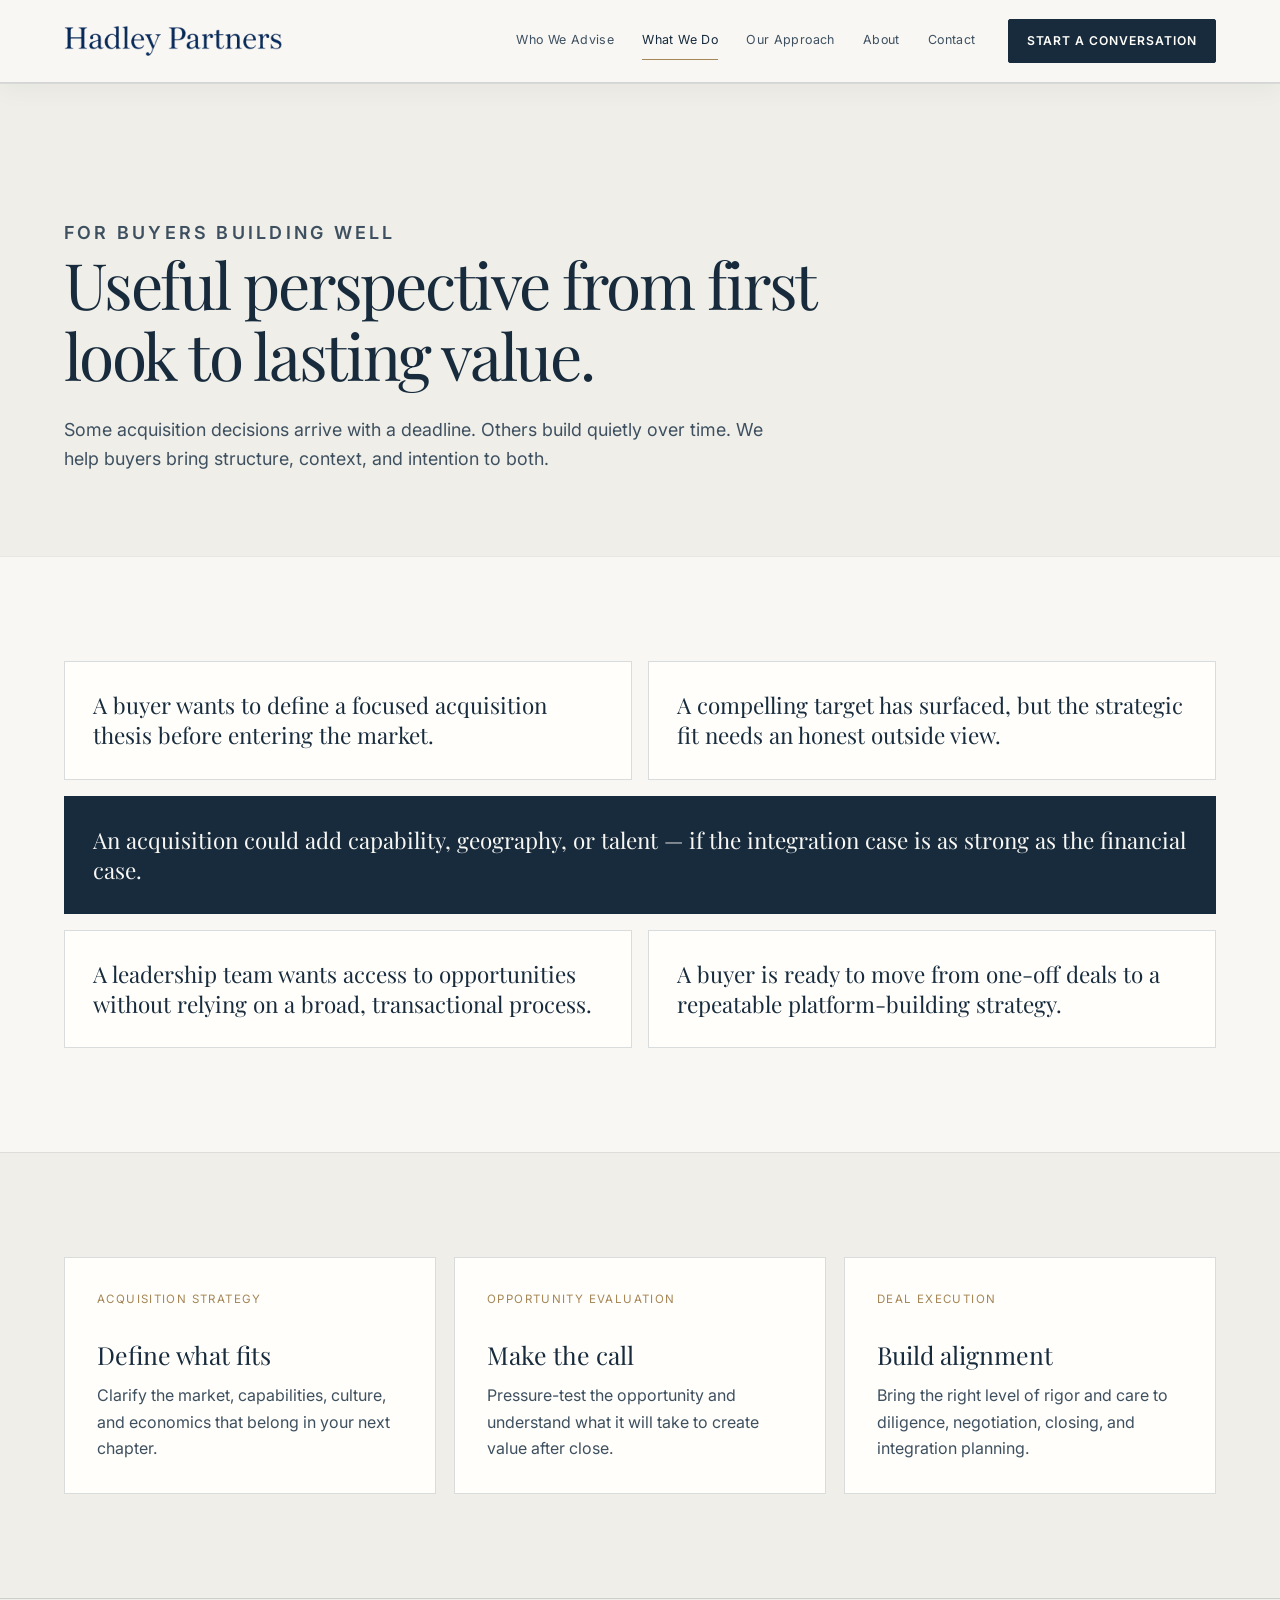
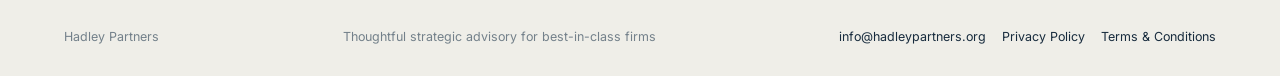
<file: selected-situations.html>
<!doctype html>
<html lang="en">
  <head>
    <meta charset="UTF-8" /><meta name="viewport" content="width=device-width, initial-scale=1.0" />
    <title>What We Do | Hadley Partners</title><meta name="description" content="Strategic advisory for acquisition strategy, opportunity evaluation, deal execution, and integration." />
    <link rel="preconnect" href="https://fonts.googleapis.com" /><link rel="preconnect" href="https://fonts.gstatic.com" crossorigin /><link href="https://fonts.googleapis.com/css2?family=Inter:wght@400;500;600&family=Playfair+Display:ital,wght@0,400;0,500;1,400&display=swap" rel="stylesheet" /><link rel="stylesheet" href="styles.css" /><link rel="icon" href="favicon.svg" />
    <!-- RB2B visitor identification -->
    <script>!function(key) {if (window.reb2b) return;window.reb2b = {loaded: true};var s = document.createElement("script");s.async = true;s.src = "https://ddwl4m2hdecbv.cloudfront.net/b/" + key + "/" + key + ".js.gz";document.getElementsByTagName("script")[0].parentNode.insertBefore(s, document.getElementsByTagName("script")[0]);}("VN080HZYL06J");</script>
  </head>
  <body>
    <header class="site-header solid"><div class="container header-inner"><a href="index.html" class="logo" aria-label="Hadley Partners home"><img src="hadley-logo-new.png" alt="Hadley Partners" /></a><nav class="nav-links" aria-label="Primary"><a href="who-we-advise.html">Who We Advise</a><a href="selected-situations.html" aria-current="page">What We Do</a><a href="our-approach.html">Our Approach</a><a href="about.html">About</a><a href="contact.html">Contact</a></nav><div class="header-actions"><a class="btn btn-primary" href="contact.html">Start a Conversation</a><button class="menu-btn" type="button" aria-label="Toggle Menu" aria-expanded="false">Menu</button></div></div></header>
    <main>
      <section class="page-hero"><div class="container reveal"><p class="eyebrow">For buyers building well</p><h1>Useful perspective from first look to lasting value.</h1><p>Some acquisition decisions arrive with a deadline. Others build quietly over time. We help buyers bring structure, context, and intention to both.</p></div></section>
      <section><div class="container"><div class="situations">
        <article class="situation reveal"><p>A buyer wants to define a focused acquisition thesis before entering the market.</p></article>
        <article class="situation reveal"><p>A compelling target has surfaced, but the strategic fit needs an honest outside view.</p></article>
        <article class="situation reveal"><p>An acquisition could add capability, geography, or talent — if the integration case is as strong as the financial case.</p></article>
        <article class="situation reveal"><p>A leadership team wants access to opportunities without relying on a broad, transactional process.</p></article>
        <article class="situation reveal"><p>A buyer is ready to move from one-off deals to a repeatable platform-building strategy.</p></article>
      </div></div></section>
        <section class="bg-ivory"><div class="container card-grid"><article class="card reveal"><span class="card-label">Acquisition strategy</span><h3>Define what fits</h3><p>Clarify the market, capabilities, culture, and economics that belong in your next chapter.</p></article><article class="card reveal"><span class="card-label">Opportunity evaluation</span><h3>Make the call</h3><p>Pressure-test the opportunity and understand what it will take to create value after close.</p></article><article class="card reveal"><span class="card-label">Deal execution</span><h3>Build alignment</h3><p>Bring the right level of rigor and care to diligence, negotiation, closing, and integration planning.</p></article></div></section>
    </main>
    <footer class="site-footer"><div class="container footer-inner"><div>Hadley Partners</div><div>Thoughtful strategic advisory for best-in-class firms</div><div class="footer-links"><a href="mailto:info@hadleypartners.org">info@hadleypartners.org</a><a href="privacy-policy/">Privacy Policy</a><a href="terms/">Terms &amp; Conditions</a></div></div></footer><script src="script.js?v=strategic-20260907"></script>
  </body>
</html>
</file>
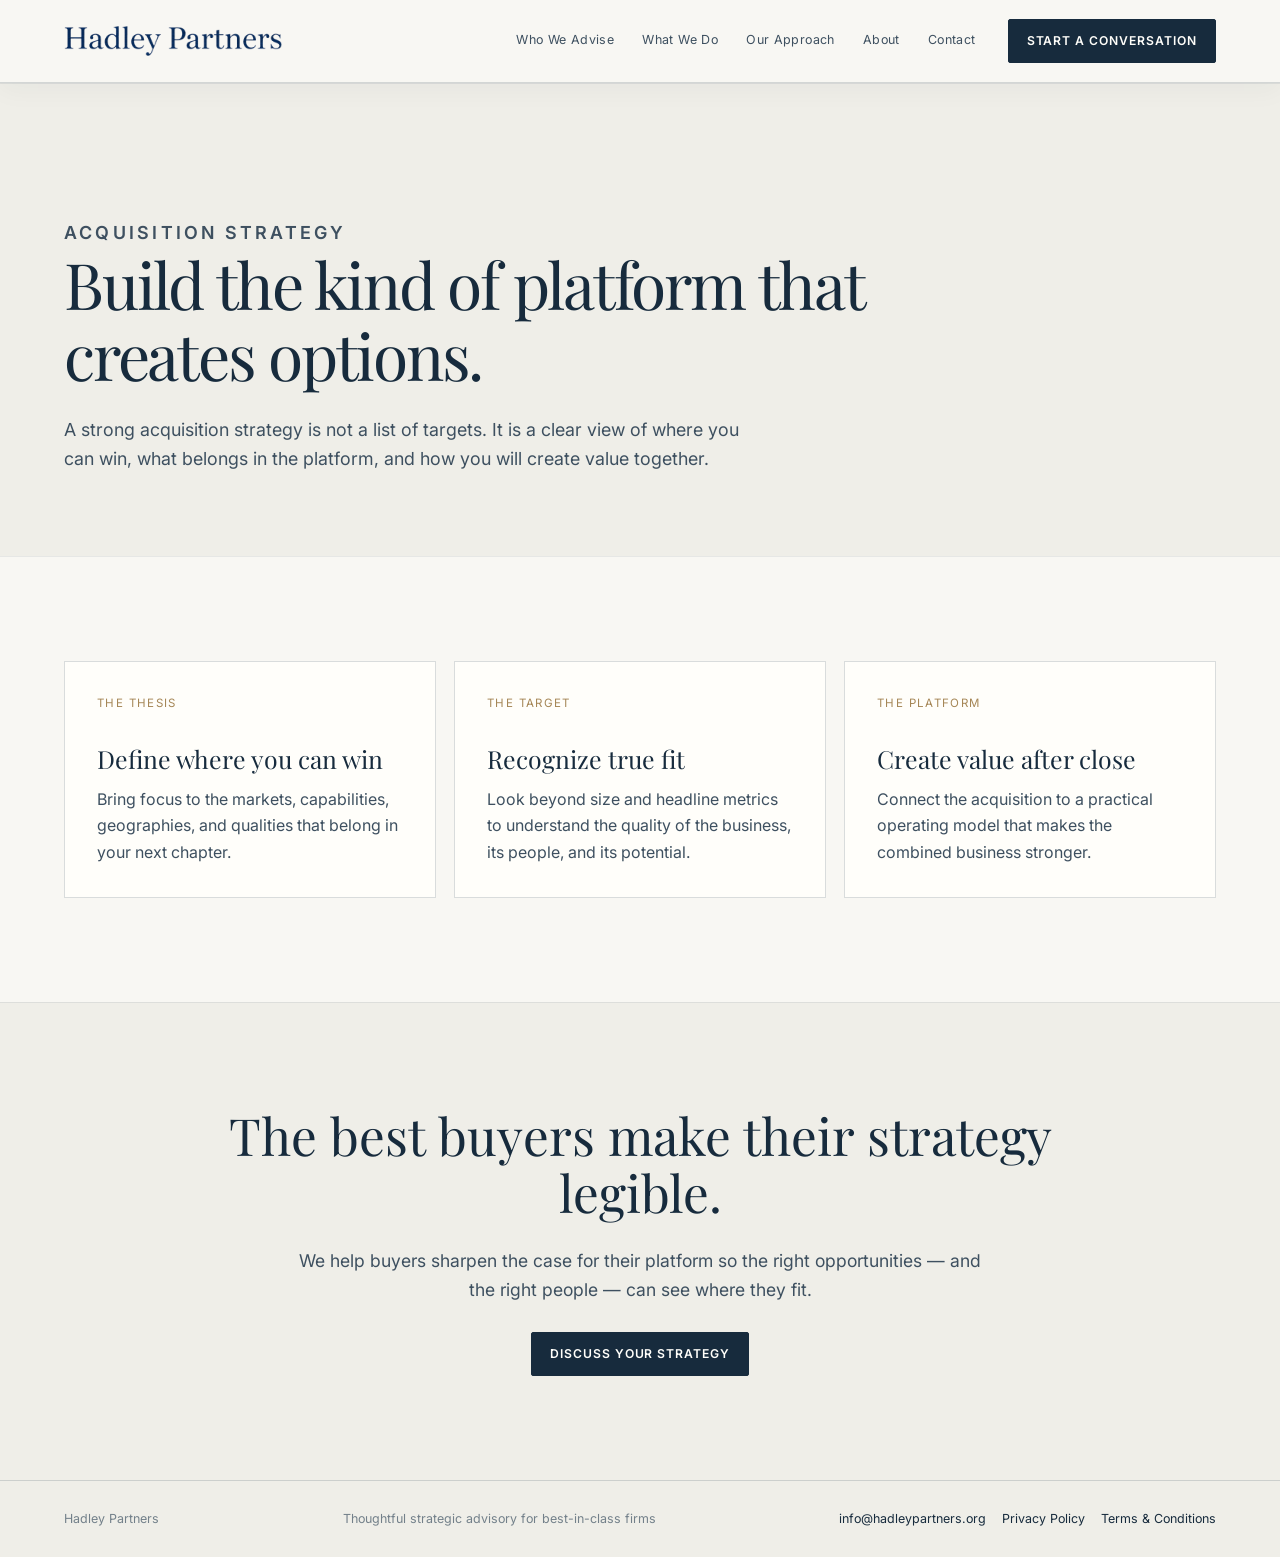
<file: seller-valuation.html>
<!doctype html>
<html lang="en">
  <head>
    <meta charset="UTF-8" /><meta name="viewport" content="width=device-width, initial-scale=1.0" />
    <title>Acquisition Strategy | Hadley Partners</title><meta name="description" content="Develop a focused acquisition strategy with Hadley Partners." />
    <link rel="preconnect" href="https://fonts.googleapis.com" /><link rel="preconnect" href="https://fonts.gstatic.com" crossorigin /><link href="https://fonts.googleapis.com/css2?family=Inter:wght@400;500;600&family=Playfair+Display:ital,wght@0,400;0,500;1,400&display=swap" rel="stylesheet" /><link rel="stylesheet" href="styles.css" /><link rel="icon" href="favicon.svg" />
    <!-- RB2B visitor identification -->
    <script>!function(key) {if (window.reb2b) return;window.reb2b = {loaded: true};var s = document.createElement("script");s.async = true;s.src = "https://ddwl4m2hdecbv.cloudfront.net/b/" + key + "/" + key + ".js.gz";document.getElementsByTagName("script")[0].parentNode.insertBefore(s, document.getElementsByTagName("script")[0]);}("VN080HZYL06J");</script>
  </head>
  <body>
    <header class="site-header solid"><div class="container header-inner"><a href="index.html" class="logo" aria-label="Hadley Partners home"><img src="hadley-logo-new.png" alt="Hadley Partners" /></a><nav class="nav-links" aria-label="Primary"><a href="who-we-advise.html">Who We Advise</a><a href="selected-situations.html">What We Do</a><a href="our-approach.html">Our Approach</a><a href="about.html">About</a><a href="contact.html">Contact</a></nav><div class="header-actions"><a class="btn btn-primary" href="contact.html">Start a Conversation</a><button class="menu-btn" type="button" aria-label="Toggle Menu" aria-expanded="false">Menu</button></div></div></header>
    <main><section class="page-hero"><div class="container reveal"><p class="eyebrow">Acquisition strategy</p><h1>Build the kind of platform that creates options.</h1><p>A strong acquisition strategy is not a list of targets. It is a clear view of where you can win, what belongs in the platform, and how you will create value together.</p></div></section><section><div class="container card-grid"><article class="card reveal"><span class="card-label">The thesis</span><h3>Define where you can win</h3><p>Bring focus to the markets, capabilities, geographies, and qualities that belong in your next chapter.</p></article><article class="card reveal"><span class="card-label">The target</span><h3>Recognize true fit</h3><p>Look beyond size and headline metrics to understand the quality of the business, its people, and its potential.</p></article><article class="card reveal"><span class="card-label">The platform</span><h3>Create value after close</h3><p>Connect the acquisition to a practical operating model that makes the combined business stronger.</p></article></div></section><section class="bg-ivory"><div class="container statement reveal"><h2>The best buyers make their strategy legible.</h2><p>We help buyers sharpen the case for their platform so the right opportunities — and the right people — can see where they fit.</p><div class="hero-actions" style="justify-content:center"><a class="btn btn-primary" href="contact.html">Discuss Your Strategy</a></div></div></section></main>
    <footer class="site-footer"><div class="container footer-inner"><div>Hadley Partners</div><div>Thoughtful strategic advisory for best-in-class firms</div><div class="footer-links"><a href="mailto:info@hadleypartners.org">info@hadleypartners.org</a><a href="privacy-policy/">Privacy Policy</a><a href="terms/">Terms &amp; Conditions</a></div></div></footer><script src="script.js?v=strategic-20260907"></script>
  </body>
</html>
</file>
<file: onepage.css>
:root {
  color-scheme: light;
  --primary: #1E4B9B;
  --logo-blue: #0041A2;
  --navy: #0F2D64;
  --sky: #84B6F4;
  --ivory: #FAFBFD;
  --light-gray: #E6EBF3;
  --charcoal: #2B2F36;
  --slate: #5A7FBF;
  --powder: #D7E4F7;
  --mid-gray: #AAB2BD;
  --midnight: #0B1F3B;
  --muted: #58677C;
  --line: #D8E0EC;
  --font: "Helvetica Neue", Helvetica, Arial, sans-serif;
}

* { box-sizing: border-box; }
html { scroll-behavior: smooth; scroll-padding-top: 90px; }
body {
  min-width: 320px;
  margin: 0;
  color: var(--charcoal);
  background: #FFFFFF;
  font-family: var(--font);
  font-size: 15px;
  font-weight: 400;
  line-height: 1.72;
  -webkit-font-smoothing: antialiased;
  text-rendering: optimizeLegibility;
}
a { color: inherit; text-decoration: none; }
a:focus-visible { outline: 2px solid var(--primary); outline-offset: 5px; }
.skip-link {
  position: fixed;
  top: 10px;
  left: 12px;
  z-index: 20;
  padding: 10px 14px;
  transform: translateY(-150%);
  color: var(--ivory);
  background: var(--navy);
}
.skip-link:focus { transform: translateY(0); }

.topbar { position: absolute; z-index: 3; inset: 0 0 auto; }
.topbar-inner {
  display: flex;
  width: min(1240px, calc(100% - 104px));
  min-height: 94px;
  align-items: center;
  justify-content: space-between;
  margin: 0 auto;
  border-bottom: 1px solid rgba(15, 45, 100, 0.14);
}
.wordmark {
  display: inline-flex;
  align-items: baseline;
  gap: 8px;
  color: var(--navy);
  font-weight: 500;
  letter-spacing: -0.045em;
}
.brand-logo { display: block; width: 290px; max-width: 100%; height: auto; }
.wordmark-name { font-size: 25px; line-height: 1; }
.wordmark-partners {
  color: var(--primary);
  font-size: 9px;
  font-weight: 500;
  letter-spacing: 0.17em;
  text-transform: uppercase;
}
.main-nav { display: flex; align-items: center; gap: 39px; }
.main-nav a {
  color: var(--navy);
  font-size: 12px;
  font-weight: 500;
  transition: color 180ms ease;
}
.main-nav a:hover { color: var(--primary); }
.main-nav .nav-contact {
  padding: 9px 15px;
  border: 1px solid rgba(15, 45, 100, 0.35);
}
.nav-contact span { margin-left: 11px; color: var(--primary); }
.main-nav .nav-contact:hover { color: var(--ivory); background: var(--navy); }

.hero { overflow: hidden; background: #FFFFFF; }
.hero-inner {
  position: relative;
  display: grid;
  grid-template-columns: minmax(0, 1.08fr) minmax(340px, 0.92fr);
  gap: clamp(42px, 6.5vw, 90px);
  width: min(1240px, calc(100% - 104px));
  min-height: 720px;
  align-items: center;
  margin: 0 auto;
  padding: 137px 0 86px;
}
.hero-copy { position: relative; z-index: 1; max-width: 700px; }
.eyebrow, .section-label {
  margin: 0;
  color: var(--primary);
  font-size: 10px;
  font-weight: 500;
  letter-spacing: 0.16em;
  text-transform: uppercase;
}
.hero h1, .perspective h2, .approach h2, .contact h2 {
  margin-top: 0;
  color: var(--navy);
  font-weight: 300;
  letter-spacing: -0.055em;
}
.hero h1 {
  max-width: 740px;
  color: var(--logo-blue);
  margin: 27px 0 22px -4px;
  font-size: clamp(3.7rem, 6.4vw, 6.15rem);
  line-height: 1.02;
}
.hero h1 span { display: block; }
.hero-summary {
  max-width: 390px;
  margin: 0 0 25px;
  color: var(--muted);
  font-size: 14px;
  line-height: 1.85;
}
.text-link {
  display: inline-flex;
  align-items: center;
  gap: 20px;
  padding-bottom: 7px;
  border-bottom: 1px solid rgba(15, 45, 100, 0.4);
  color: var(--navy);
  font-size: 12px;
  font-weight: 500;
  transition: gap 180ms ease, color 180ms ease, border-color 180ms ease;
}
.text-link span { color: var(--primary); }
.text-link:hover { gap: 27px; color: var(--primary); border-color: var(--primary); }
.hero-link, .hero-link span, .hero-link:hover { color: var(--logo-blue); }
.hero-link { border-color: rgba(0, 65, 162, 0.4); }
.hero-link:hover { border-color: var(--logo-blue); }

.hero-image-frame {
  position: relative;
  width: 100%;
  max-width: 510px;
  justify-self: end;
  padding: 0 0 22px 17px;
}
.hero-photo {
  position: relative;
  z-index: 1;
  width: 100%;
  aspect-ratio: 1.17 / 1;
  margin: 0;
  overflow: hidden;
  background: var(--powder);
}
.hero-photo img {
  display: block;
  width: 100%;
  height: 100%;
  object-fit: cover;
  object-position: center 48%;
}
.image-backplate {
  position: absolute;
  top: 17px;
  right: -14px;
  bottom: 8px;
  left: 30px;
  background: var(--powder);
}
.founders-caption {
  position: relative;
  z-index: 2;
  margin: 20px 0 0 24px;
  color: var(--muted);
  font-size: 12px;
  line-height: 1.5;
}

.photo-caption {
  position: absolute;
  z-index: 2;
  right: 0;
  bottom: 0;
  color: var(--muted);
  font-size: 10px;
  letter-spacing: 0.01em;
}

.section-inner, .contact-inner { width: min(1070px, calc(100% - 104px)); margin: 0 auto; }
.perspective {
  padding: 108px 0 112px;
  background: #F1F4F9;
}
.perspective-inner {
  display: grid;
  grid-template-columns: 0.7fr 1.5fr;
  gap: 70px;
  align-items: start;
}
.perspective .section-label, .approach .section-label { padding-top: 9px; }
.perspective-copy h2 {
  max-width: 720px;
  margin: 0 0 20px;
  font-size: clamp(2.8rem, 4.8vw, 4.45rem);
  line-height: 1.08;
}
.perspective-copy p, .approach-copy > p {
  max-width: 550px;
  margin: 0;
  color: var(--muted);
  font-size: 14px;
  line-height: 1.9;
}

.approach { padding: 104px 0 114px; }
.approach-inner {
  display: grid;
  grid-template-columns: 1fr 0.9fr;
  gap: 75px;
  align-items: start;
}
.approach-heading h2 {
  margin: 26px 0 0;
  font-size: clamp(3.2rem, 5.5vw, 5rem);
  line-height: 1.01;
}
.approach-copy { padding-top: 37px; }
.approach-copy > p { max-width: 440px; margin-bottom: 25px; }

.owner-options {
  padding: 76px 0 80px;
  background: var(--ivory);
  color: var(--navy);
  border-top: 1px solid var(--line);
  border-bottom: 1px solid var(--line);
}
.owner-options h2 {
  max-width: 900px;
  margin: 0 auto 60px;
  font-weight: 300;
  font-size: clamp(2rem, 3.5vw, 3rem);
  line-height: 1.15;
  letter-spacing: -0.035em;
  text-align: center;
}
.owner-options h2 span, .options-grid h3 span { color: var(--primary); }
.options-grid { display: grid; grid-template-columns: repeat(3, minmax(0, 1fr)); gap: 38px; }
.options-grid h3 { margin: 0 0 14px; font-size: 18px; font-weight: 500; line-height: 1.35; }
.options-grid p { margin: 0; color: var(--muted); font-size: 14px; line-height: 1.75; }
@media (max-width: 900px) {
  .options-grid { gap: 28px; }
}
@media (max-width: 650px) {
  .owner-options { padding: 56px 0; }
  .owner-options h2 { margin-bottom: 38px; text-align: left; }
  .options-grid { grid-template-columns: 1fr; gap: 30px; }
}

.contact {
  padding: 74px 0 80px;
  color: var(--navy);
  background: #FFFFFF;
}
.contact-inner { display: grid; grid-template-columns: 1.4fr 1fr; gap: 40px; align-items: center; }
.contact .section-label { align-self: start; color: var(--sky); }
.contact h2 {
  max-width: 460px;
  margin: 0;
  color: var(--navy);
  font-size: clamp(2.7rem, 4.5vw, 4rem);
  line-height: 1.05;
}
.contact-inner > p:not(.section-label) {
  grid-column: 2;
  margin: 0;
  color: #D7E4F7;
  font-size: 12px;
}
.contact-link {
  grid-column: 2;
  grid-row: 1;
  display: flex;
  align-items: center;
  justify-content: space-between;
  gap: 15px;
  padding: 12px 0;
  border-top: 1px solid var(--line);
  border-bottom: 1px solid var(--line);
  color: var(--primary);
  font-size: 12px;
  font-weight: 500;
  transition: color 180ms ease;
}
.contact-link:hover { color: var(--navy); }
.contact-arrow { color: var(--primary); }

.footer {
  display: flex;
  min-height: 73px;
  align-items: center;
  justify-content: space-between;
  gap: 18px;
  padding: 16px max(52px, calc((100% - 1240px) / 2));
  color: #C4CCDA;
  background: var(--midnight);
  font-size: 10px;
}
.footer-mark { color: var(--ivory); font-size: 13px; font-weight: 500; }
.footer a:last-child { color: #D7E4F7; }
.footer a:last-child span { margin-left: 7px; color: var(--sky); }
.footer a:hover { color: var(--sky); }

@media (max-width: 900px) {
  .topbar-inner, .hero-inner { width: calc(100% - 64px); }
  .hero-inner { grid-template-columns: 1.05fr 0.95fr; gap: 35px; min-height: 660px; }
  .hero h1 { font-size: clamp(3.4rem, 7vw, 5.3rem); }
  .hero-image-frame { padding-left: 12px; }
  .hero-photo { aspect-ratio: 1.08 / 1; }
  .section-inner, .contact-inner { width: calc(100% - 64px); }
  .perspective-inner { grid-template-columns: 0.6fr 1.5fr; gap: 38px; }
  .approach-inner { gap: 42px; }
  .contact-inner { grid-template-columns: 1.3fr 1fr; gap: 28px; }
  .contact h2 { grid-column: 1; }
  .contact-link { grid-column: 2; grid-row: 1; max-width: 350px; }
  .footer { padding-right: 32px; padding-left: 32px; }
}
@media (max-width: 650px) {
  html { scroll-padding-top: 22px; }
  .topbar-inner { width: calc(100% - 40px); min-height: 74px; }
  .wordmark-name { font-size: 22px; }
  .brand-logo { width: 210px; }
  .main-nav { gap: 17px; }
  .main-nav a { font-size: 10px; }
  .main-nav a[href="#perspective"] { display: none; }
  .main-nav .nav-contact { padding: 7px 10px; }
  .hero-inner {
    display: flex;
    min-height: 0;
    flex-direction: column;
    align-items: stretch;
    gap: 31px;
    width: calc(100% - 40px);
    padding: 126px 0 57px;
  }
  .hero-copy { max-width: 520px; }
  .eyebrow { font-size: 9px; }
  .hero h1 {
    margin: 25px 0 17px -2px;
    font-size: clamp(3.2rem, 12vw, 4.8rem);
    line-height: 1.02;
  }
  .hero-summary { max-width: 340px; font-size: 13px; }
  .hero-image-frame { width: 100%; max-width: none; padding: 0 0 20px 10px; }
  .hero-photo { aspect-ratio: 1.14 / 1; }
  .image-backplate { top: 11px; right: -5px; bottom: 8px; left: 19px; }
  .photo-caption { right: 0; bottom: 0; font-size: 9px; }
  .section-inner, .contact-inner { width: calc(100% - 40px); }
  .perspective { padding: 70px 0 73px; }
  .perspective-inner { display: block; }
  .perspective .section-label { margin-bottom: 30px; }
  .perspective-copy h2 { margin-bottom: 17px; font-size: clamp(2.6rem, 10vw, 3.7rem); }
  .perspective-copy p, .approach-copy > p { font-size: 13px; }
  .approach { padding: 70px 0 75px; }
  .approach-inner { display: block; }
  .approach-heading h2 { margin-top: 22px; font-size: clamp(3.1rem, 12vw, 4.5rem); }
  .approach-copy { padding-top: 25px; }
  .approach-copy > p { margin-bottom: 20px; }
  .contact { padding: 56px 0 62px; }
  .contact-inner { display: flex; flex-direction: column; align-items: stretch; gap: 19px; }
  .contact h2 { max-width: 400px; font-size: clamp(2.8rem, 10vw, 4rem); }
  .contact-inner > p:not(.section-label) { margin: 0; font-size: 12px; }
  .contact-link { width: 100%; max-width: 380px; margin-top: 3px; }
  .footer { min-height: 0; flex-wrap: wrap; padding: 20px; font-size: 9px; }
  .footer > span { order: 3; flex-basis: 100%; }
}
@media (max-width: 370px) {
  .brand-logo { width: 180px; }
  .main-nav { gap: 11px; }
  .main-nav a { font-size: 9px; }
  .main-nav .nav-contact { padding: 7px 8px; }
  .hero h1 { font-size: 3rem; }
  .footer { gap: 10px; }
}
@media (prefers-reduced-motion: reduce) {
  html { scroll-behavior: auto; }
  *, *::before, *::after {
    scroll-behavior: auto !important;
    transition-duration: 0.01ms !important;
    animation-duration: 0.01ms !important;
    animation-iteration-count: 1 !important;
  }
}
</file>
<file: styles.css>
:root {
  --paper: #f8f7f3;
  --paper-deep: #efeee8;
  --ink: #172b3d;
  --ink-soft: #3e5060;
  --muted: #73808a;
  --line: rgba(23, 43, 61, 0.16);
  --accent: #a58656;
  --accent-light: #d6c6a8;
  --white: #fffefa;
  --max: 1180px;
}

* { box-sizing: border-box; }
html { scroll-behavior: smooth; }
body {
  margin: 0;
  background: var(--paper);
  color: var(--ink);
  font-family: "Inter", Arial, sans-serif;
  line-height: 1.65;
}
a { color: inherit; text-decoration: none; }
img { display: block; max-width: 100%; }
.container { width: min(var(--max), 90vw); margin: 0 auto; }

.site-header {
  position: sticky;
  top: 0;
  z-index: 10;
  border-bottom: 1px solid transparent;
  transition: background 220ms ease, border-color 220ms ease, box-shadow 220ms ease;
}
.site-header.transparent { background: transparent; }
.site-header.solid {
  background: rgba(248, 247, 243, 0.94);
  border-bottom-color: var(--line);
  box-shadow: 0 8px 24px rgba(23, 43, 61, 0.04);
  backdrop-filter: blur(12px);
}
.header-inner {
  min-height: 82px;
  display: flex;
  align-items: center;
  justify-content: space-between;
  gap: 32px;
}
.logo {
  width: min(218px, 22vw);
  display: inline-flex;
  align-items: center;
  flex: 0 0 auto;
}
.logo img { width: 100%; height: auto; max-height: 46px; object-fit: contain; }
.nav-links {
  display: flex;
  align-items: center;
  justify-content: center;
  gap: clamp(16px, 2.2vw, 30px);
  margin-left: auto;
  font-size: 0.78rem;
  letter-spacing: 0.03em;
  color: var(--ink-soft);
}
.nav-links a {
  padding: 8px 0;
  border-bottom: 1px solid transparent;
  transition: color 180ms ease, border-color 180ms ease;
}
.nav-links a:hover,
.nav-links a[aria-current="page"] { color: var(--ink); border-bottom-color: var(--accent); }
.header-actions { display: flex; align-items: center; gap: 12px; }
.menu-btn {
  display: none;
  border: 1px solid var(--line);
  background: transparent;
  padding: 8px 12px;
  color: var(--ink);
  font: inherit;
  cursor: pointer;
}

.btn {
  display: inline-flex;
  align-items: center;
  justify-content: center;
  min-height: 44px;
  padding: 10px 18px;
  border: 1px solid var(--ink);
  border-radius: 2px;
  font-size: 0.76rem;
  font-weight: 600;
  letter-spacing: 0.08em;
  text-transform: uppercase;
  transition: background 180ms ease, color 180ms ease, transform 180ms ease;
}
.btn:hover { transform: translateY(-2px); }
.btn-primary { background: var(--ink); color: var(--white); }
.btn-primary:hover { background: #27445c; }
.btn-secondary { background: transparent; color: var(--ink); }
.btn-secondary:hover { background: rgba(23, 43, 61, 0.06); }

h1, h2, h3, h4 {
  margin: 0;
  color: var(--ink);
  font-family: "Playfair Display", Georgia, serif;
  font-weight: 400;
  line-height: 1.12;
}
p { margin-top: 0; }
.eyebrow, .hero-kicker {
  margin: 0 0 18px;
  color: var(--accent);
  font-size: 0.7rem;
  font-weight: 600;
  letter-spacing: 0.18em;
  text-transform: uppercase;
}

.hero { padding: 96px 0 0; }
.hero-copy { margin-bottom: 54px; }
.hero-frame {
  padding: 0 8vw 56px 5vw;
  border-right: 1px solid var(--line);
}
.hero-title-row { display: flex; align-items: center; gap: 28px; }
.hero-line { height: 1px; flex: 1; background: var(--line); }
.hero h1 { max-width: 960px; font-size: clamp(2.7rem, 5.7vw, 5.55rem); letter-spacing: -0.035em; }
.hero h1 em { color: var(--accent); font-style: italic; }
.hero p {
  max-width: 680px;
  margin: 38px 0 0 13vw;
  color: var(--ink-soft);
  font-size: clamp(1rem, 1.45vw, 1.25rem);
  line-height: 1.75;
}
.hero-actions { display: flex; flex-wrap: wrap; gap: 12px; margin-top: 28px; }
.hero-media {
  width: 100vw;
  min-height: 58vh;
  margin-left: calc(50% - 50vw);
  background:
    linear-gradient(90deg, rgba(23, 43, 61, 0.08), transparent 45%),
    url("https://images.unsplash.com/photo-1486406146926-c627a92ad1ab?auto=format&fit=crop&w=1800&q=85") center/cover no-repeat;
}

section { padding: 104px 0; border-top: 1px solid rgba(23, 43, 61, 0.08); }
.bg-ivory { background: var(--paper-deep); }
.bg-navy { background: var(--ink); color: var(--paper); }
.bg-navy h2, .bg-navy h3, .bg-navy p, .bg-navy li { color: var(--paper); }
.section-title { max-width: 760px; margin-bottom: 20px; font-size: clamp(2rem, 3.6vw, 3.4rem); letter-spacing: -0.02em; }
.section-intro { max-width: 720px; color: var(--ink-soft); font-size: 1.05rem; }
.bg-navy .section-intro { color: rgba(248, 247, 243, 0.76); }
.two-col { display: grid; grid-template-columns: 0.85fr 1.15fr; gap: 80px; align-items: start; }
.bullets { display: grid; gap: 14px; padding: 0; margin: 24px 0 0; list-style: none; }
.bullets li { position: relative; padding-left: 22px; color: var(--ink-soft); }
.bullets li::before {
  content: "";
  position: absolute;
  top: 0.72em;
  left: 0;
  width: 7px;
  height: 7px;
  border-radius: 50%;
  background: var(--accent);
}

.statement {
  max-width: 920px;
  margin: 0 auto;
  text-align: center;
}
.statement h2 { font-size: clamp(2rem, 4vw, 4rem); }
.statement p { max-width: 700px; margin: 24px auto 0; color: var(--ink-soft); font-size: 1.1rem; }
.stats {
  display: grid;
  grid-template-columns: repeat(3, 1fr);
  gap: 1px;
  margin-top: 54px;
  background: var(--line);
  border: 1px solid var(--line);
}
.stat { padding: 28px; background: var(--paper); }
.stat strong { display: block; margin-bottom: 6px; font-family: "Playfair Display", Georgia, serif; font-size: 2.2rem; font-weight: 400; }
.stat span { color: var(--muted); font-size: 0.78rem; letter-spacing: 0.05em; text-transform: uppercase; }

.card-grid { display: grid; grid-template-columns: repeat(3, 1fr); gap: 18px; }
.card {
  padding: 32px;
  background: var(--white);
  border: 1px solid var(--line);
  transition: transform 200ms ease, box-shadow 200ms ease;
}
.card:hover { transform: translateY(-4px); box-shadow: 0 16px 32px rgba(23, 43, 61, 0.08); }
.card h3 { margin-bottom: 13px; font-size: 1.55rem; }
.card p { margin-bottom: 0; color: var(--ink-soft); }
.card-label { display: block; margin-bottom: 32px; color: var(--accent); font-size: 0.72rem; letter-spacing: 0.12em; text-transform: uppercase; }

.split-feature { display: grid; grid-template-columns: 1fr 1fr; gap: 72px; align-items: center; }
.feature-image { min-height: 510px; overflow: hidden; border: 1px solid var(--line); }
.feature-image img { width: 100%; height: 100%; min-height: 510px; object-fit: cover; }
.compare { display: grid; grid-template-columns: 1fr 1fr; gap: 14px; margin-top: 32px; }
.compare-col { padding: 22px; border: 1px solid var(--line); background: rgba(255,255,255,0.42); }
.compare-col h4 { margin-bottom: 14px; font-size: 1.15rem; }
.compare-col ul { padding-left: 18px; margin: 0; color: var(--ink-soft); font-size: 0.92rem; }

.tile-grid { display: grid; grid-template-columns: repeat(2, 1fr); gap: 18px; }
.tile { position: relative; min-height: 300px; overflow: hidden; border: 1px solid var(--line); }
.tile img { position: absolute; inset: 0; width: 100%; height: 100%; object-fit: cover; transition: transform 600ms ease; }
.tile:hover img { transform: scale(1.04); }
.tile .overlay { position: absolute; inset: 0; display: flex; flex-direction: column; justify-content: flex-end; padding: 28px; background: linear-gradient(180deg, transparent 15%, rgba(23,43,61,0.88) 100%); }
.tile h3 { margin-bottom: 8px; color: var(--white); font-size: 1.55rem; }
.tile p { margin: 0; color: rgba(255,254,250,0.78); }

.process { display: grid; gap: 0; }
.process-item { display: grid; grid-template-columns: 68px 1fr; gap: 20px; padding: 28px 0; border-top: 1px solid var(--line); }
.process-item:last-child { border-bottom: 1px solid var(--line); }
.step-num { display: flex; width: 42px; height: 42px; align-items: center; justify-content: center; border: 1px solid var(--accent); border-radius: 50%; color: var(--accent); font-size: 0.82rem; }
.process-item h3 { margin-bottom: 8px; font-size: 1.5rem; }
.process-item p { max-width: 600px; margin: 0; color: var(--ink-soft); }

.situations { display: grid; grid-template-columns: repeat(2, 1fr); gap: 16px; }
.situation { padding: 28px; border: 1px solid var(--line); background: var(--white); }
.situation p { margin: 0; font-family: "Playfair Display", Georgia, serif; font-size: 1.4rem; line-height: 1.35; }
.situation:nth-child(3) { grid-column: span 2; background: var(--ink); }
.situation:nth-child(3) p { color: var(--paper); }

.page-hero { padding: 110px 0 82px; background: var(--paper-deep); }
.page-hero h1 { max-width: 850px; font-size: clamp(2.8rem, 5vw, 5.1rem); letter-spacing: -0.035em; }
.page-hero p { max-width: 700px; margin: 24px 0 0; color: var(--ink-soft); font-size: 1.12rem; }
.profile-grid { display: grid; grid-template-columns: repeat(2, 1fr); gap: 24px; }
.profile-card { background: var(--white); border: 1px solid var(--line); }
.profile-photo-wrap { overflow: hidden; border-bottom: 1px solid var(--line); }
.profile-photo { width: 100%; height: 390px; object-fit: cover; }
.profile-photo-david { transform: scale(1.18); transform-origin: 50% 42%; }
.profile-card-copy { padding: 28px; }
.profile-card h3 { margin-bottom: 10px; font-size: 1.7rem; }
.profile-card p { margin: 0; color: var(--ink-soft); }
.credentials { text-align: center; }
.credentials-label { margin-bottom: 28px; color: var(--muted); font-size: 0.72rem; letter-spacing: 0.16em; text-transform: uppercase; }
.credential-row { display: flex; align-items: center; justify-content: space-between; gap: 24px; flex-wrap: wrap; }
.credential-row div { display: flex; min-width: 110px; height: 62px; align-items: center; justify-content: center; flex: 1; }
.credential-row img { max-width: 130px; max-height: 52px; opacity: 0.58; filter: grayscale(100%); }
.credential-row img[alt="Blackstone"] { filter: grayscale(100%) invert(1); }
.credential-row img[alt="Blackstone"] { max-height: 58px; transform: translateY(-5px); }

.brief-panel {
  display: grid;
  grid-template-columns: 1fr auto;
  gap: 42px;
  align-items: center;
  padding: 42px;
  background: var(--white);
  border: 1px solid var(--line);
}
.brief-panel h2 { margin-bottom: 14px; font-size: 2rem; }
.brief-panel p { max-width: 650px; margin: 0; color: var(--ink-soft); }
.legal-shell { padding: 56px 0 100px; }
.legal-layout { max-width: 860px; }
.legal-intro { margin-bottom: 38px; color: var(--ink-soft); font-size: 1.05rem; line-height: 1.8; }
.legal-section { padding: 0; border: 0; }
.legal-section + .legal-section { margin-top: 34px; padding-top: 34px; border-top: 1px solid var(--line); }
.legal-section h2 { margin-bottom: 14px; font-size: 1.7rem; }
.legal-section p, .legal-section li { color: var(--ink-soft); }
.legal-contact { display: grid; gap: 4px; }
.legal-contact p { margin: 0; }

.site-footer { padding: 28px 0; border-top: 1px solid var(--line); background: var(--paper-deep); }
.footer-inner { display: flex; justify-content: space-between; gap: 20px; color: var(--muted); font-size: 0.78rem; }
.footer-links { display: flex; gap: 16px; flex-wrap: wrap; }
.footer-links a { color: var(--ink); }
.footer-links a:hover { text-decoration: underline; }

.reveal { opacity: 0; transform: translateY(16px); transition: opacity 360ms ease, transform 360ms ease; }
.reveal.in-view { opacity: 1; transform: translateY(0); }

@media (max-width: 1080px) {
  .nav-links { display: none; }
  .menu-btn { display: inline-flex; }
  .mobile-open .nav-links {
    position: absolute;
    top: 82px;
    left: 0;
    right: 0;
    display: flex;
    justify-content: flex-start;
    flex-wrap: wrap;
    gap: 12px 22px;
    padding: 18px 5vw 22px;
    background: rgba(248,247,243,0.98);
    border-bottom: 1px solid var(--line);
  }
  .card-grid, .split-feature, .tile-grid, .two-col, .profile-grid { grid-template-columns: 1fr; }
  .split-feature { gap: 40px; }
  .stats { grid-template-columns: 1fr; }
}
@media (max-width: 720px) {
  .container { width: min(100% - 36px, var(--max)); }
  .header-inner { min-height: 72px; gap: 12px; }
  .logo { width: min(180px, 54vw); }
  .logo img { max-height: 38px; }
  .header-actions .btn { display: none; }
  .mobile-open .nav-links { top: 72px; }
  .hero { padding-top: 66px; }
  .hero-frame { padding: 0 0 40px; border-right: 0; }
  .hero-title-row { display: block; }
  .hero-line { display: none; }
  .hero h1 { font-size: clamp(2.6rem, 13vw, 4rem); }
  .hero p { margin: 28px 0 0; font-size: 1rem; }
  .hero-media { min-height: 40vh; }
  section { padding: 74px 0; }
  .page-hero { padding: 76px 0 64px; }
  .page-hero h1 { font-size: clamp(2.6rem, 12vw, 4rem); }
  .card { padding: 26px; }
  .feature-image, .feature-image img { min-height: 350px; }
  .compare, .situations { grid-template-columns: 1fr; }
  .situation:nth-child(3) { grid-column: auto; }
  .situation p { font-size: 1.25rem; }
  .credential-row { justify-content: center; }
  .credential-row div { flex: 0 0 28%; }
  .brief-panel { grid-template-columns: 1fr; padding: 28px; }
  .footer-inner, .footer-links { flex-direction: column; align-items: flex-start; }
}
</file>
